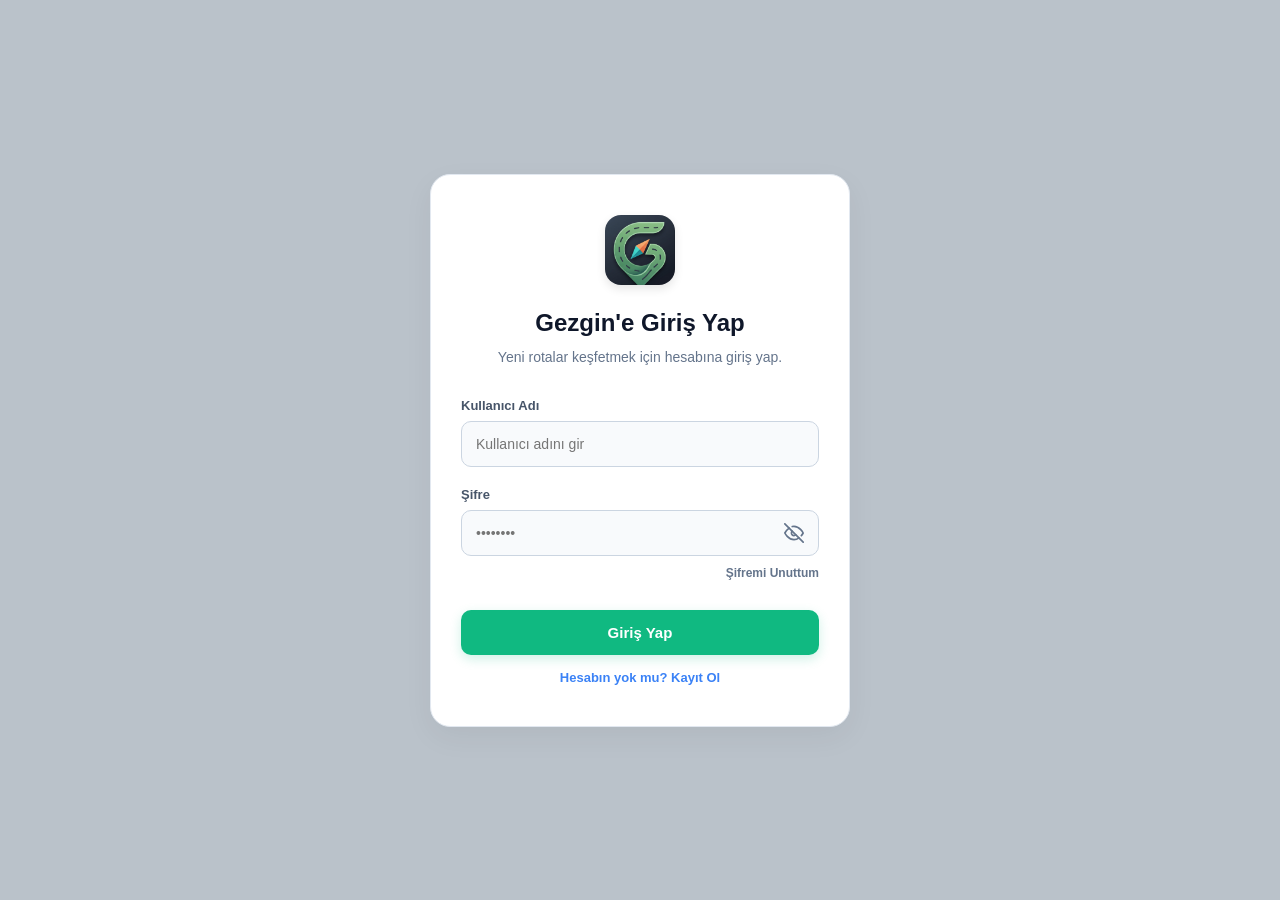
<file: anaekran.html>
<!DOCTYPE html>
<html lang="tr">
<head>
    <meta charset="UTF-8">
    <meta name="viewport" content="width=device-width, initial-scale=1.0">
    <title>Gezgin - Ana Ekran</title>
    <link rel="icon" type="image/jpeg" href="gezgin icon.jpg">
    <style>
        /* Tıklamaları akıcı hale getiren metin seçimi engeli */
        * { margin: 0; padding: 0; box-sizing: border-box; font-family: 'Segoe UI', sans-serif; user-select: none; -webkit-user-select: none; -moz-user-select: none; -ms-user-select: none; }
        
        body { background-color: #bac2ca; color: #334155; display: flex; flex-direction: column; align-items: center; min-height: 100vh; padding: 40px 20px; position: relative; transition: background-color 0.3s, color 0.3s; }
        
        .profile-btn { position: absolute; top: 20px; right: 20px; display: flex; align-items: center; gap: 10px; background-color: #ffffff; border: 1px solid #cbd5e1; padding: 6px 12px 6px 6px; border-radius: 30px; text-decoration: none; color: #1e293b; font-weight: 600; box-shadow: 0 2px 4px rgba(0,0,0,0.05); transition: 0.2s; cursor: pointer; }
        .profile-btn:hover { background-color: #f1f5f9; transform: translateY(-2px); }
        .profile-img { width: 32px; height: 32px; border-radius: 50%; background-color: #e2e8f0; display: flex; justify-content: center; align-items: center; overflow: hidden; font-size: 18px; }
        .profile-img img { width: 100%; height: 100%; object-fit: cover; }

        .header { text-align: center; margin-top: 40px; margin-bottom: 50px; transition: 0.3s; cursor: default; }
        .brand-icon { width: 60px; height: 60px; border-radius: 12px; object-fit: cover; box-shadow: 0 4px 10px rgba(0,0,0,0.1); margin-bottom: 15px; }
        .header h1 { font-size: 32px; color: #1e293b; letter-spacing: -0.5px; transition: 0.3s; }
        .header p { color: #64748b; font-size: 16px; margin-top: 5px; transition: 0.3s; }

        /* 4 KARTI YAN YANA DİZEN GRID SİSTEMİ */
        .menu-grid { display: grid; grid-template-columns: repeat(4, 1fr); gap: 20px; width: 100%; max-width: 1200px; }
        
        @media (max-width: 1024px) { .menu-grid { grid-template-columns: repeat(2, 1fr); max-width: 600px; } }
        @media (max-width: 600px) { .menu-grid { grid-template-columns: 1fr; } }

        .menu-card { background-color: #f8fafc; border: 1px solid #cbd5e1; border-radius: 16px; padding: 25px 15px; text-align: center; text-decoration: none; color: #1e293b; transition: all 0.3s ease; box-shadow: 0 4px 6px rgba(0,0,0,0.02); display: flex; flex-direction: column; align-items: center; cursor: pointer; }
        .menu-card:hover { transform: translateY(-5px); box-shadow: 0 10px 15px rgba(0,0,0,0.05); border-color: #94a3b8; background-color: #ffffff; }
        
        .icon-wrapper { width: 60px; height: 60px; border-radius: 50%; display: flex; justify-content: center; align-items: center; margin-bottom: 20px; transition: 0.3s; }
        .icon-wrapper svg { width: 28px; height: 28px; stroke-width: 2.2; }
        
        .card-map .icon-wrapper { background-color: #204b849e; color: #123c96; }
        .card-discover .icon-wrapper { background-color: #cb5a9ab1; color: #4d0a28; }
        .card-saved .icon-wrapper { background-color: #4dcd8bb7; color: #02412d; }
        .card-settings .icon-wrapper { background-color: #3a5167b5; color: #28303b; }

        .menu-card h2 { font-size: 18px; margin-bottom: 10px; transition: 0.3s; }
        .menu-card p { font-size: 13px; color: #64748b; line-height: 1.5; transition: 0.3s; }

        /* KARANLIK MOD CSS KODLARI */
        .dark-theme { background-color: #0f172a; color: #f8fafc; }
        .dark-theme .header h1 { color: #f8fafc; }
        .dark-theme .header p { color: #94a3b8; }
        .dark-theme .profile-btn { background-color: #1e293b; border-color: #334155; color: #f8fafc; }
        .dark-theme .profile-btn:hover { background-color: #334155; }
        .dark-theme .menu-card { background-color: #1e293b; border-color: #334155; color: #f8fafc; }
        .dark-theme .menu-card h2 { color: #f8fafc; }
        .dark-theme .menu-card p { color: #94a3b8; }
        .dark-theme .menu-card:hover { background-color: #111827; border-color: #475569; }
        .dark-theme .card-settings .icon-wrapper { background-color: #334155; color: #cbd5e1; }
    </style>
</head>
<body>

    <script>
        if (localStorage.getItem('gezgin_auth') !== 'true') {
            window.location.replace('login.html');
        }
        function temayiUygula() {
            if (localStorage.getItem('gezgin_theme') === 'dark') {
                document.body.classList.add('dark-theme');
            } else {
                document.body.classList.remove('dark-theme');
            }
        }
        temayiUygula();
        window.addEventListener('pageshow', temayiUygula);
    </script>

    <a href="profil.html" class="profile-btn">
        <div class="profile-img" id="top-avatar">👤</div>
        <span id="top-isim">Profilim</span>
    </a>

    <div class="header">
        <img src="gezgin icon.jpg" alt="Gezgin Logo" class="brand-icon" draggable="false">
        <h1 id="welcome-text">Hoş Geldin, Gezgin!</h1>
        <p>Bugün nereyi keşfetmek istersin?</p>
    </div>

    <div class="menu-grid">
        <!-- Rota Oluştur Kartı -->
        <a href="index.html" class="menu-card card-map">
            <div class="icon-wrapper">
                <svg xmlns="http://www.w3.org/2000/svg" viewBox="0 0 24 24" fill="none" stroke="currentColor" stroke-linecap="round" stroke-linejoin="round">
                    <polygon points="3 6 9 3 15 6 21 3 21 18 15 21 9 18 3 21"></polygon>
                    <line x1="9" y1="3" x2="9" y2="21"></line>
                    <line x1="15" y1="3" x2="15" y2="21"></line>
                </svg>
            </div>
            <h2>Rota Oluştur</h2>
            <p>Harita üzerinde yeni güzergahlar çiz, yol üstündeki mekanları ve ibadethaneleri keşfet.</p>
        </a>

        <!-- Keşfet Kartı -->
        <a href="kesfet.html" class="menu-card card-discover">
            <div class="icon-wrapper">
                <svg xmlns="http://www.w3.org/2000/svg" viewBox="0 0 24 24" fill="none" stroke="currentColor" stroke-linecap="round" stroke-linejoin="round">
                    <circle cx="12" cy="12" r="10"></circle>
                    <polygon points="16.24 7.76 14.12 14.12 7.76 16.24 9.88 9.88 16.24 7.76"></polygon>
                </svg>
            </div>
            <h2>Keşfet</h2>
            <p>Diğer gezginlerin paylaştığı rotalara göz at ve deneyimlerini toplulukla paylaş.</p>
        </a>

        <!-- Kayıtlı Rotalarım Kartı -->
        <a href="kaydet.html" class="menu-card card-saved">
            <div class="icon-wrapper">
                <svg xmlns="http://www.w3.org/2000/svg" viewBox="0 0 24 24" fill="none" stroke="currentColor" stroke-linecap="round" stroke-linejoin="round">
                    <path d="M19 21l-7-5-7 5V5a2 2 0 0 1 2-2h10a2 2 0 0 1 2 2z"></path>
                </svg>
            </div>
            <h2>Kayıtlı Rotalarım</h2>
            <p>Daha önceden planladığın ve notlar aldığın kişisel rotalarına buradan ulaş.</p>
        </a>

        <!-- Sistem Ayarları Kartı (YENİ VE MODERN İKON) -->
        <a href="ayarlar.html" class="menu-card card-settings">
            <div class="icon-wrapper">
                <svg xmlns="http://www.w3.org/2000/svg" viewBox="0 0 24 24" fill="none" stroke="currentColor" stroke-linecap="round" stroke-linejoin="round">
                    <line x1="4" y1="21" x2="4" y2="14"></line>
                    <line x1="4" y1="10" x2="4" y2="3"></line>
                    <line x1="12" y1="21" x2="12" y2="12"></line>
                    <line x1="12" y1="8" x2="12" y2="3"></line>
                    <line x1="20" y1="21" x2="20" y2="16"></line>
                    <line x1="20" y1="12" x2="20" y2="3"></line>
                    <line x1="1" y1="14" x2="7" y2="14"></line>
                    <line x1="9" y1="8" x2="15" y2="8"></line>
                    <line x1="17" y1="16" x2="23" y2="16"></line>
                </svg>
            </div>
            <h2>Sistem Ayarları</h2>
            <p>Uygulama temasını değiştir veya sistemden güvenle çıkış yap.</p>
        </a>
    </div>

    <script>
        const user = JSON.parse(localStorage.getItem('gezgin_kullanici'));
        if(user) {
            document.getElementById('welcome-text').innerText = `Hoş Geldin, ${user.isim}!`;
            document.getElementById('top-isim').innerText = user.isim;
            
            const avatarKutusu = document.getElementById('top-avatar');
            if(user.avatar && user.avatar.startsWith('data:image')) {
                avatarKutusu.innerHTML = `<img src="${user.avatar}" draggable="false">`;
            } else {
                avatarKutusu.innerHTML = user.avatar || "👤";
            }
        }
    </script>
</body>
</html>
</file>
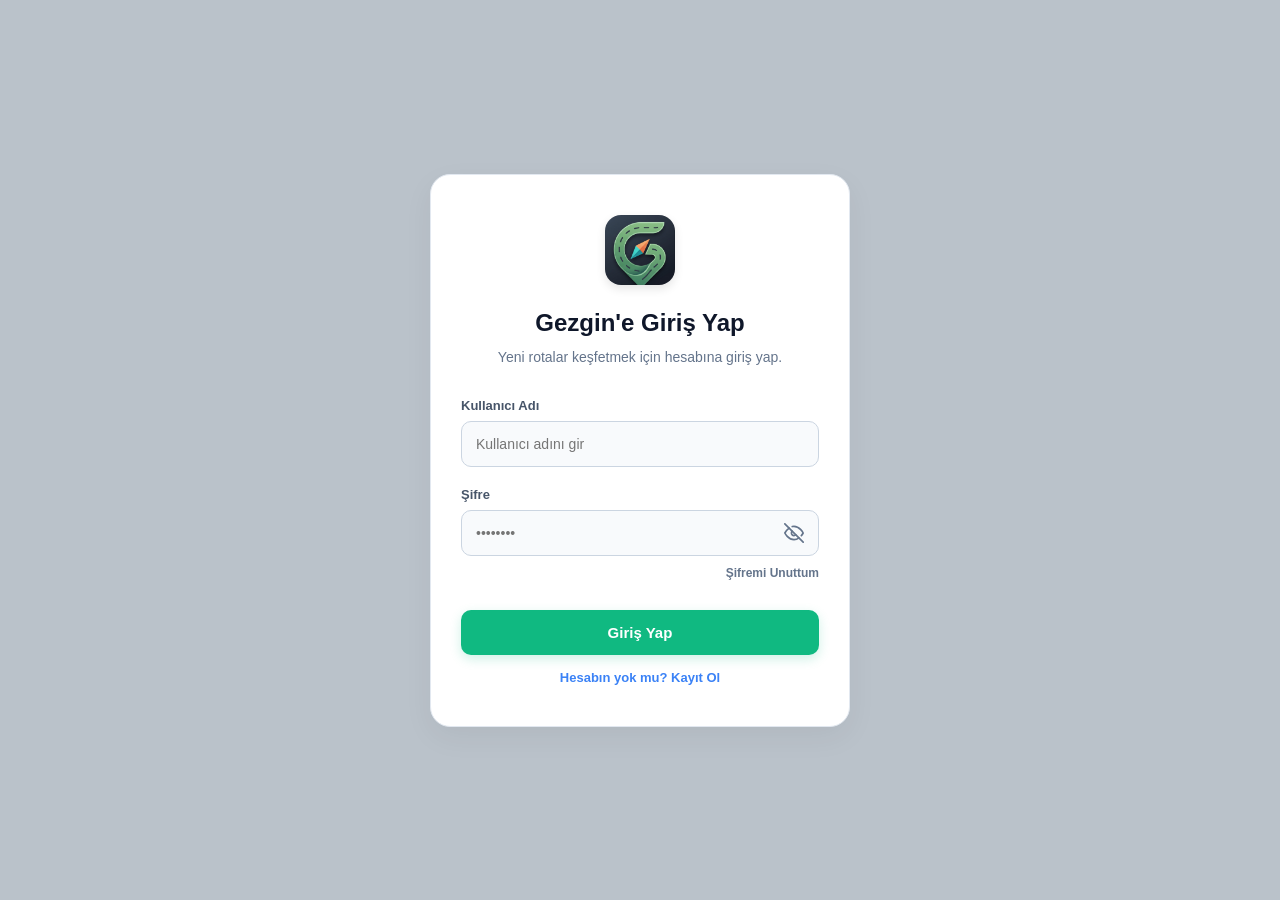
<file: ayarlar.html>
<!DOCTYPE html>
<html lang="tr">
<head>
    <meta charset="UTF-8">
    <meta name="viewport" content="width=device-width, initial-scale=1.0">
    <title>Gezgin - Sistem Ayarları</title>
    <link rel="icon" type="image/jpeg" href="gezgin icon.jpg">
    <style>
        * { margin: 0; padding: 0; box-sizing: border-box; font-family: 'Segoe UI', sans-serif; user-select: none; -webkit-user-select: none; -moz-user-select: none; -ms-user-select: none; }
        
        /* Aşağı kaydırma olmasın diye padding biraz kısıldı */
        body { background-color:  #bac2ca; display: flex; justify-content: center; padding: 30px 20px; transition: 0.3s; color: #1e293b; min-height: 100vh; }
        
        /* Kompakt genişliğe geri dönüldü */
        .container { width: 100%; max-width: 650px; }

        .page-header { background-color: #ffffff; border-radius: 12px; padding: 15px 20px; display: flex; align-items: center; justify-content: space-between; margin-bottom: 20px; box-shadow: 0 2px 8px rgba(0,0,0,0.04); border: 1px solid #e2e8f0; transition: 0.3s; }
        .page-header h2 { font-size: 18px; color: #1e293b; flex: 1; text-align: center; margin-right: 70px; transition: 0.3s; }
        .btn-back-text { color: #3b82f6; font-size: 14px; font-weight: 600; text-decoration: none; display: flex; align-items: center; gap: 5px; cursor: pointer; transition: 0.2s; }
        .btn-back-text:hover { color: #2563eb; }

        .settings-card { background-color: #ffffff; border-radius: 16px; padding: 25px 30px; box-shadow: 0 4px 15px rgba(0,0,0,0.03); border: 1px solid #e2e8f0; margin-bottom: 20px; transition: 0.3s; }
        .settings-card-header { display: flex; align-items: center; gap: 12px; margin-bottom: 12px; }
        .settings-icon { width: 42px; height: 42px; background-color: #eff6ff; border-radius: 10px; display: flex; justify-content: center; align-items: center; color: #3b82f6; transition: 0.3s; }
        .settings-icon svg { width: 22px; height: 22px; stroke-width: 2; }
        
        .settings-card h3 { font-size: 18px; color: #0f172a; transition: 0.3s; }
        .settings-card p { font-size: 14px; color: #64748b; margin-bottom: 20px; line-height: 1.5; transition: 0.3s; }

        .theme-options { display: grid; grid-template-columns: 1fr 1fr; gap: 20px; }
        @media (max-width: 500px) { .theme-options { grid-template-columns: 1fr; } }
        
        .theme-card { background-color: #ffffff; border: 2px solid #e2e8f0; border-radius: 16px; padding: 25px 20px; text-align: center; cursor: pointer; transition: all 0.3s cubic-bezier(0.4, 0, 0.2, 1); display: flex; flex-direction: column; align-items: center; position: relative; overflow: hidden; }
        .theme-card:hover { border-color: #cbd5e1; transform: translateY(-3px); box-shadow: 0 10px 15px rgba(0,0,0,0.03); }
        .theme-card.active { border-color: #10b981; background-color: #ecfdf5; box-shadow: 0 0 0 4px rgba(16, 185, 129, 0.1); }
        
        /* Kesintisiz Animasyon Kapsayıcısı */
        .theme-icon { display: flex; justify-content: center; align-items: center; margin-bottom: 15px; transition: 0.3s ease-out; }
        .theme-icon svg { width: 44px; height: 44px; stroke-width: 1.5; color: #64748b; transition: color 0.3s; }
        
        /* Büyüme kutuya, renk değişimi ikona */
        .theme-card:hover .theme-icon { transform: scale(1.15); }
        .theme-card:hover .theme-icon svg { color: #1e293b; }
        
        @keyframes spin-slow { 100% { transform: rotate(360deg); } }
        @keyframes rock-moon { 0%, 100% { transform: rotate(-15deg); } 50% { transform: rotate(20deg); } }
        
        .theme-card.card-light.active .theme-icon svg { animation: spin-slow 8s linear infinite; color: #059669; }
        .theme-card.card-dark.active .theme-icon svg { animation: rock-moon 2.2s ease-in-out infinite; color: #059669; }

        .theme-card h4 { font-size: 16px; color: #0f172a; margin-bottom: 5px; transition: 0.3s; }
        .theme-card span { font-size: 13px; color: #64748b; transition: 0.3s; }
        
        .check-icon { position: absolute; top: 15px; right: 15px; width: 24px; height: 24px; background-color: #10b981; color: white; border-radius: 50%; display: flex; justify-content: center; align-items: center; opacity: 0; transform: scale(0); transition: 0.3s cubic-bezier(0.4, 0, 0.2, 1); }
        .check-icon svg { width: 13px; height: 13px; stroke-width: 3; }
        .theme-card.active .check-icon { opacity: 1; transform: scale(1); }

        .account-section { background-color: #ffffff; border-radius: 16px; padding: 20px 30px; box-shadow: 0 4px 15px rgba(0,0,0,0.03); border: 1px solid #e2e8f0; transition: 0.3s; display: flex; justify-content: space-between; align-items: center; flex-wrap: wrap; gap: 15px; }
        .account-info h3 { font-size: 16px; color: #0f172a; margin-bottom: 5px; transition: 0.3s; }
        .account-info p { font-size: 13px; color: #64748b; margin: 0; transition: 0.3s; }
        
        .btn-logout { background-color: #ef4444; color: white; border: none; padding: 10px 20px; border-radius: 8px; font-size: 14px; font-weight: bold; cursor: pointer; transition: 0.2s; display: flex; align-items: center; gap: 8px; white-space: nowrap; }
        .btn-logout:hover { background-color: #dc2626; transform: translateY(-2px); box-shadow: 0 4px 10px rgba(239, 68, 68, 0.3); }

        .modal-overlay { position: fixed; top: 0; left: 0; width: 100%; height: 100%; background-color: rgba(0, 0, 0, 0.5); backdrop-filter: blur(4px); display: flex; justify-content: center; align-items: center; z-index: 9999; opacity: 0; visibility: hidden; transition: 0.3s; }
        .modal-overlay.active { opacity: 1; visibility: visible; }
        .modal-card { background-color: #ffffff; width: 90%; max-width: 360px; border-radius: 16px; padding: 30px 25px; text-align: center; box-shadow: 0 15px 35px rgba(0,0,0,0.2); transform: scale(0.9); transition: 0.3s; border: 1px solid #e2e8f0; }
        .modal-overlay.active .modal-card { transform: scale(1); }
        .modal-icon { font-size: 45px; margin-bottom: 15px; }
        .modal-card h3 { color: #1e293b; font-size: 20px; margin-bottom: 10px; }
        .modal-card p { color: #64748b; font-size: 14px; margin-bottom: 25px; line-height: 1.5; }
        .modal-buttons { display: flex; gap: 10px; justify-content: center; }
        .btn-cancel { background-color: #f1f5f9; color: #475569; border: none; padding: 12px 20px; border-radius: 8px; font-weight: bold; cursor: pointer; transition: 0.2s; flex: 1; }
        .btn-cancel:hover { background-color: #e2e8f0; color: #1e293b; }
        .btn-confirm { color: white; border: none; padding: 12px 20px; border-radius: 8px; font-weight: bold; cursor: pointer; transition: 0.2s; flex: 1; }
        .btn-confirm.red { background-color: #ef4444; }
        .btn-confirm.red:hover { background-color: #dc2626; }

        /* KARANLIK MOD CSS KODLARI */
        .dark-theme { background-color: #0f172a; color: #f8fafc; }
        .dark-theme .page-header { background-color: #1e293b; border-color: #334155; }
        .dark-theme .page-header h2 { color: #f8fafc; }
        .dark-theme .btn-back-text { color: #f8fafc; }
        
        .dark-theme .settings-card, .dark-theme .account-section { background-color: #1e293b; border-color: #334155; }
        .dark-theme .settings-card h3, .dark-theme .account-info h3 { color: #f8fafc; }
        .dark-theme .settings-card p, .dark-theme .account-info p { color: #94a3b8; }
        .dark-theme .settings-icon { background-color: #0f172a; color: #60a5fa; }
        
        .dark-theme .theme-card { background-color: #111827; border-color: #334155; }
        .dark-theme .theme-card:hover { border-color: #475569; }
        .dark-theme .theme-card.active { border-color: #10b981; background-color: #064e3b; box-shadow: 0 0 0 4px rgba(16, 185, 129, 0.15); }
        .dark-theme .theme-card h4 { color: #f8fafc; }
        .dark-theme .theme-card span { color: #94a3b8; }
        
        .dark-theme .theme-card .theme-icon svg { color: #94a3b8; }
        .dark-theme .theme-card:hover .theme-icon svg { color: #f8fafc; }
        .dark-theme .theme-card.active .theme-icon svg { color: #10b981; }
        
        .dark-theme .modal-card { background-color: #1e293b; border-color: #334155; }
        .dark-theme .modal-card h3 { color: #f8fafc; }
        .dark-theme .modal-card p { color: #94a3b8; }
        .dark-theme .btn-cancel { background-color: #334155; color: #cbd5e1; }
        .dark-theme .btn-cancel:hover { background-color: #475569; color: #f8fafc; }
    </style>
</head>
<body>

    <div id="custom-modal" class="modal-overlay">
        <div class="modal-card">
            <div class="modal-icon">⚠️</div>
            <h3>Çıkış Yap</h3>
            <p>Gezgin hesabınızdan çıkış yapmak istediğinize emin misiniz?</p>
            <div class="modal-buttons">
                <button class="btn-cancel" onclick="kapatModal()">İptal</button>
                <button class="btn-confirm red" onclick="cikisIsleminiOnayla()">Evet, Çıkış Yap</button>
            </div>
        </div>
    </div>

    <script>
        if (localStorage.getItem('gezgin_auth') !== 'true') {
            window.location.replace('login.html');
        }

        function temaDurumunuYukle() {
            const currentTheme = localStorage.getItem('gezgin_theme') || 'light';
            if (currentTheme === 'dark') {
                document.body.classList.add('dark-theme');
                document.getElementById('card-dark').classList.add('active');
                document.getElementById('card-light').classList.remove('active');
            } else {
                document.body.classList.remove('dark-theme');
                document.getElementById('card-light').classList.add('active');
                document.getElementById('card-dark').classList.remove('active');
            }
        }

        function temayiAyarla(secilenTema) {
            localStorage.setItem('gezgin_theme', secilenTema);
            temaDurumunuYukle();
        }

        function cikisYapiBaslat() {
            document.getElementById('custom-modal').classList.add('active');
        }

        function kapatModal() {
            document.getElementById('custom-modal').classList.remove('active');
        }

        function cikisIsleminiOnayla() {
            localStorage.removeItem('gezgin_auth');
            window.location.replace('login.html');
        }

        window.onload = temaDurumunuYukle;
    </script>

    <div class="container">
        <div class="page-header">
            <a href="anaekran.html" class="btn-back-text">← Geri Dön</a>
            <h2>Sistem Ayarları</h2>
        </div>

        <div class="settings-card">
            <div class="settings-card-header">
                <div class="settings-icon">
                    <svg xmlns="http://www.w3.org/2000/svg" viewBox="0 0 24 24" fill="none" stroke="currentColor" stroke-linecap="round" stroke-linejoin="round">
                        <circle cx="12" cy="12" r="5"></circle>
                        <path d="M12 1v2M12 21v2M4.22 4.22l1.42 1.42M18.36 18.36l1.42 1.42M1 12h2M21 12h2M4.22 19.78l1.42-1.42M18.36 5.64l1.42-1.42"></path>
                    </svg>
                </div>
                <h3>Görünüm ve Tema</h3>
            </div>
            <p>Gezgin arayüzünü hangi renk tonlarında kullanmak istediğinizi seçin. Seçiminiz tüm cihazlarda otomatik uygulanır.</p>
            
            <div class="theme-options">
                <div class="theme-card card-light" id="card-light" onclick="temayiAyarla('light')">
                    <div class="check-icon">
                        <svg viewBox="0 0 24 24" fill="none" stroke="currentColor" stroke-linecap="round" stroke-linejoin="round">
                            <polyline points="20 6 9 17 4 12"></polyline>
                        </svg>
                    </div>
                    <div class="theme-icon">
                        <svg xmlns="http://www.w3.org/2000/svg" viewBox="0 0 24 24" fill="none" stroke="currentColor" stroke-linecap="round" stroke-linejoin="round">
                            <circle cx="12" cy="12" r="5"></circle>
                            <line x1="12" y1="1" x2="12" y2="3"></line>
                            <line x1="12" y1="21" x2="12" y2="23"></line>
                            <line x1="4.22" y1="4.22" x2="5.64" y2="5.64"></line>
                            <line x1="18.36" y1="18.36" x2="19.78" y2="19.78"></line>
                            <line x1="1" y1="12" x2="3" y2="12"></line>
                            <line x1="21" y1="12" x2="23" y2="12"></line>
                            <line x1="4.22" y1="19.78" x2="5.64" y2="18.36"></line>
                            <line x1="18.36" y1="5.64" x2="19.78" y2="4.22"></line>
                        </svg>
                    </div>
                    <h4>Light Mode</h4>
                    <span>Berrak ve aydınlık arayüz</span>
                </div>
                
                <div class="theme-card card-dark" id="card-dark" onclick="temayiAyarla('dark')">
                    <div class="check-icon">
                        <svg viewBox="0 0 24 24" fill="none" stroke="currentColor" stroke-linecap="round" stroke-linejoin="round">
                            <polyline points="20 6 9 17 4 12"></polyline>
                        </svg>
                    </div>
                    <div class="theme-icon">
                        <svg xmlns="http://www.w3.org/2000/svg" viewBox="0 0 24 24" fill="none" stroke="currentColor" stroke-linecap="round" stroke-linejoin="round">
                            <path d="M21 12.79A9 9 0 1 1 11.21 3 7 7 0 0 0 21 12.79z"></path>
                        </svg>
                    </div>
                    <h4>Dark Mode</h4>
                    <span>Odaklanmayı artıran koyu tonlar</span>
                </div>
            </div>
        </div>

        <div class="account-section">
            <div class="account-info">
                <h3>Hesap Yönetimi</h3>
                <p>Aktif oturumunuzu sonlandırır.</p>
            </div>
            <button class="btn-logout" onclick="cikisYapiBaslat()">Sistemden Çıkış Yap</button>
        </div>
    </div>
</body>
</html>
</file>
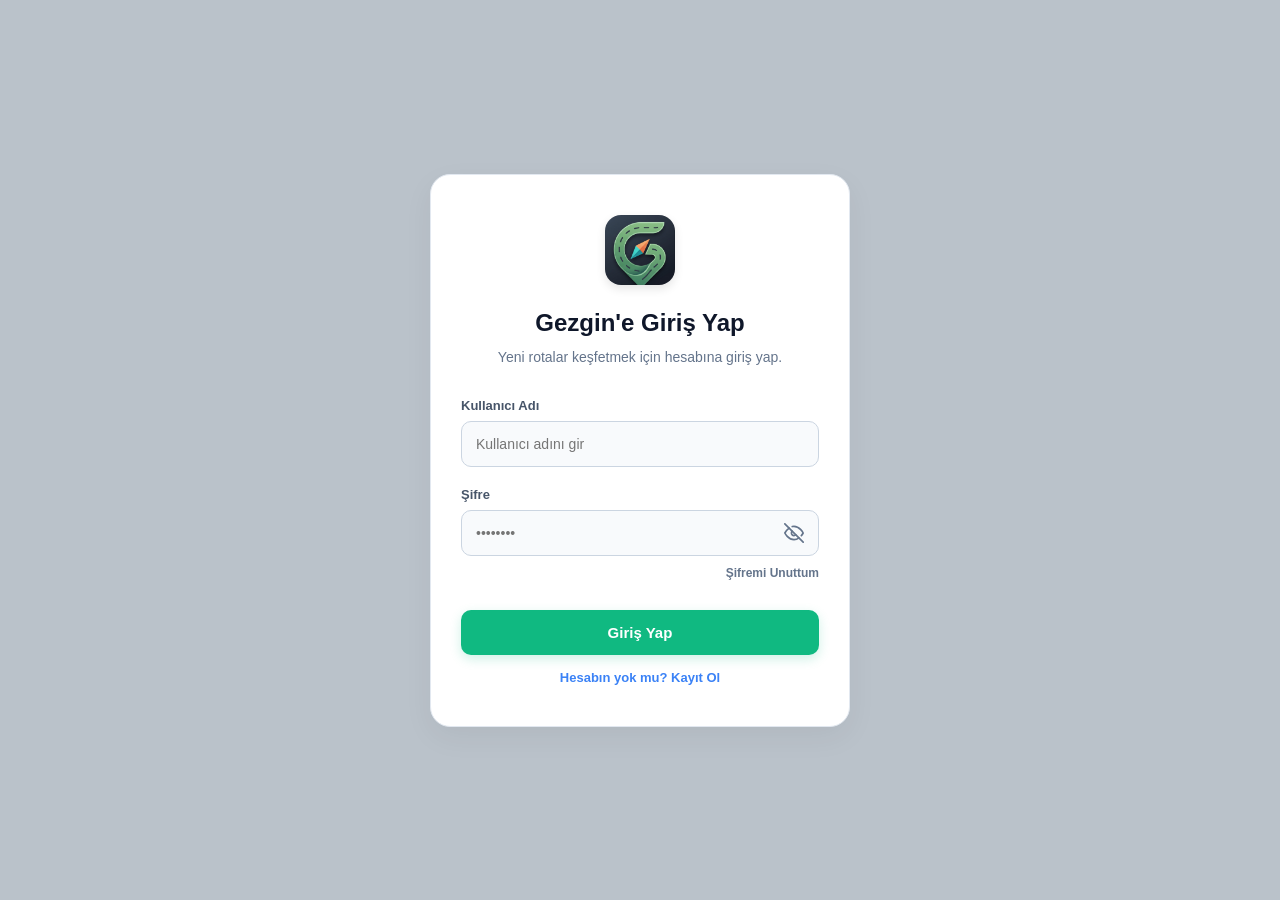
<file: kaydet.html>
<!DOCTYPE html>
<html lang="tr">
<head>
    <meta charset="UTF-8">
    <meta name="viewport" content="width=device-width, initial-scale=1.0">
    <title>Gezgin - Kayıtlı Rotalarım</title>
    <link rel="icon" type="image/jpeg" href="gezgin icon.jpg">
    <style>
        * { margin: 0; padding: 0; box-sizing: border-box; font-family: 'Segoe UI', sans-serif; }
        body { background-color: #bac2ca; display: flex; justify-content: center; padding: 40px 20px; transition: 0.3s; color: #1e293b; min-height: 100vh; }
        
        .container { width: 100%; max-width: 900px; }

        .page-header { background-color: #ffffff; border-radius: 12px; padding: 15px 20px; display: flex; align-items: center; justify-content: space-between; margin-bottom: 30px; box-shadow: 0 2px 8px rgba(0,0,0,0.04); border: 1px solid #e2e8f0; transition: 0.3s; }
        .page-header h2 { font-size: 18px; color: #1e293b; flex: 1; text-align: center; margin-right: 70px; transition: 0.3s; }
        .btn-back-text { color: #3b82f6; font-weight: 600; text-decoration: none; display: flex; align-items: center; gap: 5px; }

        .routes-grid { display: grid; grid-template-columns: repeat(auto-fill, minmax(350px, 1fr)); gap: 25px; }

        .route-card { background-color: #ffffff; border-radius: 16px; padding: 25px; box-shadow: 0 4px 15px rgba(0,0,0,0.03); border: 1px solid #e2e8f0; position: relative; transition: 0.3s; display: flex; flex-direction: column; justify-content: space-between; }
        .route-card:hover { transform: translateY(-3px); box-shadow: 0 10px 20px rgba(0,0,0,0.06); }
        
        .route-header { display: flex; justify-content: space-between; align-items: flex-start; margin-bottom: 15px; }
        .route-title { font-size: 18px; color: #0f172a; font-weight: bold; line-height: 1.3; transition: 0.3s; }
        .btn-delete { background: #fee2e2; color: #ef4444; border: none; width: 32px; height: 32px; border-radius: 8px; cursor: pointer; display: flex; justify-content: center; align-items: center; transition: 0.2s; font-size: 14px; flex-shrink: 0; }
        .btn-delete:hover { background: #fecaca; }

        .route-info { display: flex; flex-wrap: wrap; gap: 15px; margin-bottom: 20px; }
        .info-badge { background-color: #f8fafc; border: 1px solid #cbd5e1; padding: 6px 12px; border-radius: 20px; font-size: 12px; color: #475569; font-weight: 600; display: flex; align-items: center; gap: 5px; transition: 0.3s; }

        .action-buttons { display: flex; gap: 10px; flex-wrap: wrap; margin-bottom: 15px; }
        .btn-action { flex: 1; min-width: 120px; text-align: center; border: none; padding: 10px; border-radius: 8px; font-size: 13px; font-weight: bold; cursor: pointer; transition: 0.2s; display: inline-flex; justify-content: center; align-items: center; gap: 6px; }
        .btn-map { background-color: #dbeafe; color: #2563eb; }
        .btn-map:hover { background-color: #bfdbfe; }
        .btn-share { background-color: #ede9fe; color: #7c3aed; }
        .btn-share:hover { background-color: #ddd6fe; }

        .note-container { margin-top: auto; }
        .note-box { background-color: #fefce8; border-left: 4px solid #facc15; padding: 15px; border-radius: 0 8px 8px 0; font-size: 13px; color: #854d0e; line-height: 1.5; transition: 0.3s; position: relative; }
        .note-header { display: flex; justify-content: space-between; align-items: center; margin-bottom: 8px; }
        .note-header strong { display: flex; align-items: center; gap: 5px; }
        .btn-edit-note { background: none; border: none; color: #ca8a04; cursor: pointer; font-size: 12px; font-weight: bold; transition: 0.3s; }
        .btn-edit-note:hover { text-decoration: underline; }
        
        .btn-add-note { width: 100%; background-color: #f1f5f9; color: #475569; border: 1px dashed #cbd5e1; padding: 10px; border-radius: 8px; font-size: 13px; font-weight: 600; cursor: pointer; transition: 0.2s; }
        .btn-add-note:hover { background-color: #e2e8f0; color: #1e293b; }

        .empty-state { text-align: center; padding: 60px 20px; color: #64748b; background: #ffffff; border-radius: 16px; border: 1px dashed #cbd5e1; transition: 0.3s;}

        .pagination { display: flex; justify-content: center; align-items: center; gap: 15px; margin-top: 30px; }
        .btn-page { background-color: #ffffff; border: 1px solid #cbd5e1; padding: 10px 20px; border-radius: 8px; font-weight: bold; color: #3b82f6; cursor: pointer; transition: 0.2s; display: flex; align-items: center; gap: 5px; }
        .btn-page:hover:not(:disabled) { background-color: #f1f5f9; border-color: #94a3b8; }
        .btn-page:disabled { color: #94a3b8; cursor: not-allowed; background-color: #f8fafc; opacity: 0.6; }
        .page-info { font-size: 14px; font-weight: bold; color: #475569; }

        .modal-overlay { position: fixed; top: 0; left: 0; width: 100%; height: 100%; background-color: rgba(0, 0, 0, 0.4); backdrop-filter: blur(4px); display: flex; justify-content: center; align-items: center; z-index: 1000; opacity: 0; visibility: hidden; transition: 0.3s; }
        .modal-overlay.active { opacity: 1; visibility: visible; }
        .modal-card { background-color: #ffffff; width: 90%; max-width: 360px; border-radius: 16px; padding: 30px 25px; text-align: center; box-shadow: 0 15px 35px rgba(0,0,0,0.1); transform: scale(0.9); transition: 0.3s; border: 1px solid #e2e8f0; }
        .modal-overlay.active .modal-card { transform: scale(1); }
        .modal-icon { font-size: 45px; margin-bottom: 15px; }
        .modal-card h3 { color: #1e293b; font-size: 20px; margin-bottom: 10px; }
        .modal-card p { color: #64748b; font-size: 14px; margin-bottom: 20px; line-height: 1.5; }
        
        .modal-input { width: 100%; padding: 12px; border: 1px solid #cbd5e1; border-radius: 8px; outline: none; font-size: 14px; background-color: #f8fafc; color: #1e293b; margin-bottom: 20px; transition: 0.2s; display: none; }
        .modal-input:focus { border-color: #3b82f6; }

        .modal-buttons { display: flex; gap: 10px; justify-content: center; }
        .btn-cancel { background-color: #f1f5f9; color: #475569; border: none; padding: 12px 20px; border-radius: 8px; font-weight: bold; cursor: pointer; transition: 0.2s; flex: 1; }
        .btn-cancel:hover { background-color: #e2e8f0; color: #1e293b; }
        .btn-confirm { color: white; border: none; padding: 12px 20px; border-radius: 8px; font-weight: bold; cursor: pointer; transition: 0.2s; flex: 1; }
        .btn-confirm.blue { background-color: #3b82f6; }
        .btn-confirm.blue:hover { background-color: #2563eb; }
        .btn-confirm.red { background-color: #ef4444; }
        .btn-confirm.red:hover { background-color: #dc2626; }

        /* KARANLIK MOD CSS */
        .dark-theme { background-color: #0f172a; color: #f8fafc; }
        .dark-theme .page-header { background-color: #1e293b; border-color: #334155; }
        .dark-theme .page-header h2 { color: #f8fafc; }
        .dark-theme .btn-back-text { color: #f8fafc; }
        .dark-theme .route-card, .dark-theme .empty-state { background-color: #1e293b; border-color: #334155; }
        .dark-theme .route-title { color: #f8fafc; }
        .dark-theme .btn-delete { background: #7f1d1d; color: #fca5a5; }
        .dark-theme .btn-delete:hover { background: #991b1b; }
        .dark-theme .info-badge { background-color: #0f172a; border-color: #334155; color: #cbd5e1; }
        .dark-theme .btn-map { background-color: #1e3a8a; color: #bfdbfe; }
        .dark-theme .btn-map:hover { background-color: #1e40af; }
        .dark-theme .btn-share { background-color: #4c1d95; color: #ddd6fe; }
        .dark-theme .btn-share:hover { background-color: #5b21b6; }
        .dark-theme .note-box { background-color: #334155; border-left-color: #facc15; color: #e2e8f0; }
        .dark-theme .btn-edit-note { color: #fde047; }
        .dark-theme .btn-add-note { background-color: #0f172a; border-color: #334155; color: #94a3b8; }
        .dark-theme .btn-add-note:hover { background-color: #334155; color: #f8fafc; }

        .dark-theme .modal-card { background-color: #1e293b; border-color: #334155; }
        .dark-theme .modal-card h3 { color: #f8fafc; }
        .dark-theme .modal-card p { color: #94a3b8; }
        .dark-theme .modal-input { background-color: #0f172a; border-color: #334155; color: #f8fafc; }
        .dark-theme .modal-input:focus { border-color: #3b82f6; }
        .dark-theme .btn-cancel { background-color: #334155; color: #cbd5e1; }
        .dark-theme .btn-cancel:hover { background-color: #475569; color: #f8fafc; }

        .dark-theme .btn-page { background-color: #1e293b; border-color: #334155; color: #60a5fa; }
        .dark-theme .btn-page:hover:not(:disabled) { background-color: #334155; border-color: #475569; }
        .dark-theme .btn-page:disabled { color: #475569; background-color: #0f172a; }
        .dark-theme .page-info { color: #94a3b8; }
    </style>
</head>
<body>

    <div id="custom-modal" class="modal-overlay">
        <div class="modal-card">
            <div class="modal-icon" id="modal-icon">⚠️</div>
            <h3 id="modal-title">Uyarı</h3>
            <p id="modal-desc">Mesajınız buraya gelecek.</p>
            <input type="text" id="modal-input" class="modal-input">
            <div class="modal-buttons">
                <button class="btn-cancel" id="modal-btn-cancel" onclick="kapatModal()">İptal</button>
                <button class="btn-confirm blue" id="modal-btn-confirm">Tamam</button>
            </div>
        </div>
    </div>

    <script>
        if (localStorage.getItem('gezgin_auth') !== 'true') {
            window.location.replace('login.html');
        }
        function temayiUygula() {
            if (localStorage.getItem('gezgin_theme') === 'dark') document.body.classList.add('dark-theme');
            else document.body.classList.remove('dark-theme');
        }
        temayiUygula();
        window.addEventListener('pageshow', temayiUygula);

        function ozelModalGoster(ayarlar) {
            document.getElementById('modal-icon').innerText = ayarlar.icon || "ℹ️";
            document.getElementById('modal-title').innerText = ayarlar.title || "Bilgi";
            document.getElementById('modal-desc').innerText = ayarlar.desc || "";
            
            const btnCancel = document.getElementById('modal-btn-cancel');
            const btnConfirm = document.getElementById('modal-btn-confirm');
            const inputField = document.getElementById('modal-input');
            
            if (ayarlar.tip === "prompt") {
                btnCancel.style.display = 'block';
                inputField.style.display = 'block';
                inputField.value = ayarlar.varsayilan || "";
                inputField.placeholder = "Buraya yazın...";
                btnConfirm.innerText = ayarlar.confirmText || "Kaydet";
                btnConfirm.className = "btn-confirm " + (ayarlar.btnRenk || "blue");
                btnConfirm.onclick = () => {
                    const val = inputField.value;
                    kapatModal();
                    if(ayarlar.onConfirm) ayarlar.onConfirm(val);
                };
            } else if (ayarlar.tip === "confirm") {
                btnCancel.style.display = 'block';
                inputField.style.display = 'none';
                btnConfirm.innerText = ayarlar.confirmText || "Tamam";
                btnConfirm.className = "btn-confirm " + (ayarlar.btnRenk || "blue");
                btnConfirm.onclick = () => { kapatModal(); if(ayarlar.onConfirm) ayarlar.onConfirm(); };
            } else {
                btnCancel.style.display = 'none';
                inputField.style.display = 'none';
                btnConfirm.innerText = ayarlar.confirmText || "Tamam";
                btnConfirm.className = "btn-confirm blue";
                btnConfirm.onclick = kapatModal;
            }
            
            document.getElementById('custom-modal').classList.add('active');
            if (ayarlar.tip === "prompt") setTimeout(() => inputField.focus(), 100);
        }

        function kapatModal() { 
            document.getElementById('custom-modal').classList.remove('active'); 
        }
    </script>

    <div class="container">
        <div class="page-header">
            <a href="anaekran.html" class="btn-back-text">← Geri Dön</a>
            <h2>Kayıtlı Rotalarım</h2>
        </div>

        <div id="routes-container" class="routes-grid"></div>

        <div id="pagination-controls" class="pagination" style="display: none;">
            <button id="btn-prev" class="btn-page" onclick="sayfaDegistir(-1)">← Önceki</button>
            <span id="page-info" class="page-info">Sayfa 1 / 1</span>
            <button id="btn-next" class="btn-page" onclick="sayfaDegistir(1)">Sonraki →</button>
        </div>
    </div>

    <script>
        let suAnkiSayfa = 1;
        const SAYFA_BASI_ROTA = 6;

        function sayfaDegistir(yon) {
            suAnkiSayfa += yon;
            rotalariYukle();
            window.scrollTo({ top: 0, behavior: 'smooth' });
        }

        function rotalariYukle() {
            const container = document.getElementById('routes-container');
            const paginationControls = document.getElementById('pagination-controls');
            const btnPrev = document.getElementById('btn-prev');
            const btnNext = document.getElementById('btn-next');
            const pageInfo = document.getElementById('page-info');

            let rotalar = JSON.parse(localStorage.getItem('gezgin_kayitli_rotalar')) || [];

            if (rotalar.length === 0) {
                container.innerHTML = `
                    <div class="empty-state" style="grid-column: 1 / -1;">
                        <div style="font-size: 40px; margin-bottom: 15px;">🗺️</div>
                        <h3>Henüz hiç rota kaydetmediniz.</h3>
                        <p style="margin-top:10px;">Haritadan yeni bir rota oluşturup kaydedebilirsiniz.</p>
                    </div>`;
                paginationControls.style.display = 'none';
                return;
            }

            rotalar.reverse(); 

            const toplamRota = rotalar.length;
            const toplamSayfa = Math.ceil(toplamRota / SAYFA_BASI_ROTA);

            if (suAnkiSayfa > toplamSayfa && toplamSayfa > 0) suAnkiSayfa = toplamSayfa;

            const baslangicIndex = (suAnkiSayfa - 1) * SAYFA_BASI_ROTA;
            const bitisIndex = baslangicIndex + SAYFA_BASI_ROTA;
            
            const gosterilecekRotalar = rotalar.slice(baslangicIndex, bitisIndex);

            container.innerHTML = '';
            
            gosterilecekRotalar.forEach(rota => {
                const card = document.createElement('div');
                card.className = 'route-card';
                
                let notHTML = '';
                if (rota.not && rota.not.trim() !== "") {
                    notHTML = `
                        <div class="note-container">
                            <div class="note-box">
                                <div class="note-header">
                                    <strong>📌 Notun</strong>
                                    <button class="btn-edit-note" onclick="notEkleDuzenle(${rota.id})">Düzenle</button>
                                </div>
                                <div>${rota.not}</div>
                            </div>
                        </div>
                    `;
                } else {
                    notHTML = `
                        <div class="note-container">
                            <button class="btn-add-note" onclick="notEkleDuzenle(${rota.id})">
                                ➕ Bu rotaya bir not ekle
                            </button>
                        </div>
                    `;
                }

                card.innerHTML = `
                    <div>
                        <div class="route-header">
                            <div class="route-title">🗺️ ${rota.baslangic} <br>➔ ${rota.bitis}</div>
                            <button class="btn-delete" title="Sil" onclick="rotayiSil(${rota.id})">🗑️</button>
                        </div>
                        
                        <div class="route-info">
                            <div class="info-badge">⏱️ ${rota.tarih}</div>
                            <div class="info-badge">📏 ${rota.mesafe}</div>
                        </div>
                        
                        <div class="action-buttons">
                            <button class="btn-action btn-map" onclick="haritadaAc(${rota.id})">🗺️ Haritada Aç</button>
                            <button class="btn-action btn-share" onclick="kesfettePaylas(${rota.id})">🌍 Keşfette Paylaş</button>
                        </div>
                    </div>
                    ${notHTML}
                `;
                container.appendChild(card);
            });

            if (toplamSayfa > 1) {
                paginationControls.style.display = 'flex';
                pageInfo.innerText = `Sayfa ${suAnkiSayfa} / ${toplamSayfa}`;
                
                btnPrev.disabled = (suAnkiSayfa === 1);
                btnNext.disabled = (suAnkiSayfa === toplamSayfa);
            } else {
                paginationControls.style.display = 'none';
            }
        }

        function rotayiSil(id) {
            ozelModalGoster({
                tip: "confirm",
                icon: "🗑️️",
                title: "Rotayı Sil",
                desc: "Bu rotayı ve notlarını silmek istediğine emin misin?",
                confirmText: "Evet, Sil",
                btnRenk: "red",
                onConfirm: () => {
                    let rotalar = JSON.parse(localStorage.getItem('gezgin_kayitli_rotalar')) || [];
                    rotalar = rotalar.filter(r => r.id !== id);
                    localStorage.setItem('gezgin_kayitli_rotalar', JSON.stringify(rotalar));
                    rotalariYukle();
                }
            });
        }

        function notEkleDuzenle(id) {
            let rotalar = JSON.parse(localStorage.getItem('gezgin_kayitli_rotalar')) || [];
            let index = rotalar.findIndex(r => r.id === id);
            
            if (index !== -1) {
                let mevcutNot = rotalar[index].not || "";
                ozelModalGoster({
                    tip: "prompt",
                    icon: "📝",
                    title: "Not Ekle",
                    desc: "Rotan için notunu yaz:",
                    varsayilan: mevcutNot,
                    onConfirm: (yeniNot) => {
                        rotalar[index].not = yeniNot.trim();
                        localStorage.setItem('gezgin_kayitli_rotalar', JSON.stringify(rotalar));
                        rotalariYukle();
                    }
                });
            }
        }

        function haritadaAc(id) {
            localStorage.setItem('gezgin_load_route_id', id);
            window.location.href = 'index.html';
        }

        function kesfettePaylas(id) {
            const rotalar = JSON.parse(localStorage.getItem('gezgin_kayitli_rotalar')) || [];
            const rota = rotalar.find(r => r.id === id);
            
            if (rota) {
                ozelModalGoster({
                    tip: "prompt",
                    icon: "🌍",
                    title: "Keşfette Paylaş",
                    desc: "Bu rota hakkında diğer gezginlere ne tavsiye edersin?",
                    varsayilan: rota.not || "",
                    confirmText: "Paylaş",
                    onConfirm: (paylasimNotu) => {
                        if (paylasimNotu.trim() === "") {
                            ozelModalGoster({ tip: "alert", icon: "⚠️", title: "Eksik Bilgi", desc: "Paylaşım yapabilmek için kısa bir tavsiye veya not yazmalısın!" });
                            return;
                        }

                        const aktifKullanici = JSON.parse(localStorage.getItem('gezgin_kullanici')) || { isim: "Gezgin", avatar: "👤" };
                        let gonderiler = JSON.parse(localStorage.getItem('gezgin_kesfet_gonderiler')) || [];
                        
                        const yeniGonderi = {
                            id: Date.now(),
                            yazar: aktifKullanici.isim,
                            yazarId: aktifKullanici.id,
                            avatar: aktifKullanici.avatar, 
                            baslangic: rota.baslangic,
                            bitis: rota.bitis,
                            not: paylasimNotu.trim(),
                            tarih: "Az önce",
                            yorumlar: [],
                            rotaData: rota 
                        };

                        gonderiler.push(yeniGonderi);
                        localStorage.setItem('gezgin_kesfet_gonderiler', JSON.stringify(gonderiler));
                        
                        ozelModalGoster({
                            tip: "confirm",
                            icon: "✅",
                            title: "Paylaşıldı",
                            desc: "Harika! Rotan Keşfet ekranında paylaşıldı. Şimdi Keşfet sayfasına gitmek ister misin?",
                            confirmText: "Keşfet'e Git",
                            onConfirm: () => { window.location.href = "kesfet.html"; }
                        });
                    }
                });
            }
        }

        window.addEventListener('load', rotalariYukle);
    </script>
</body>
</html>
</file>
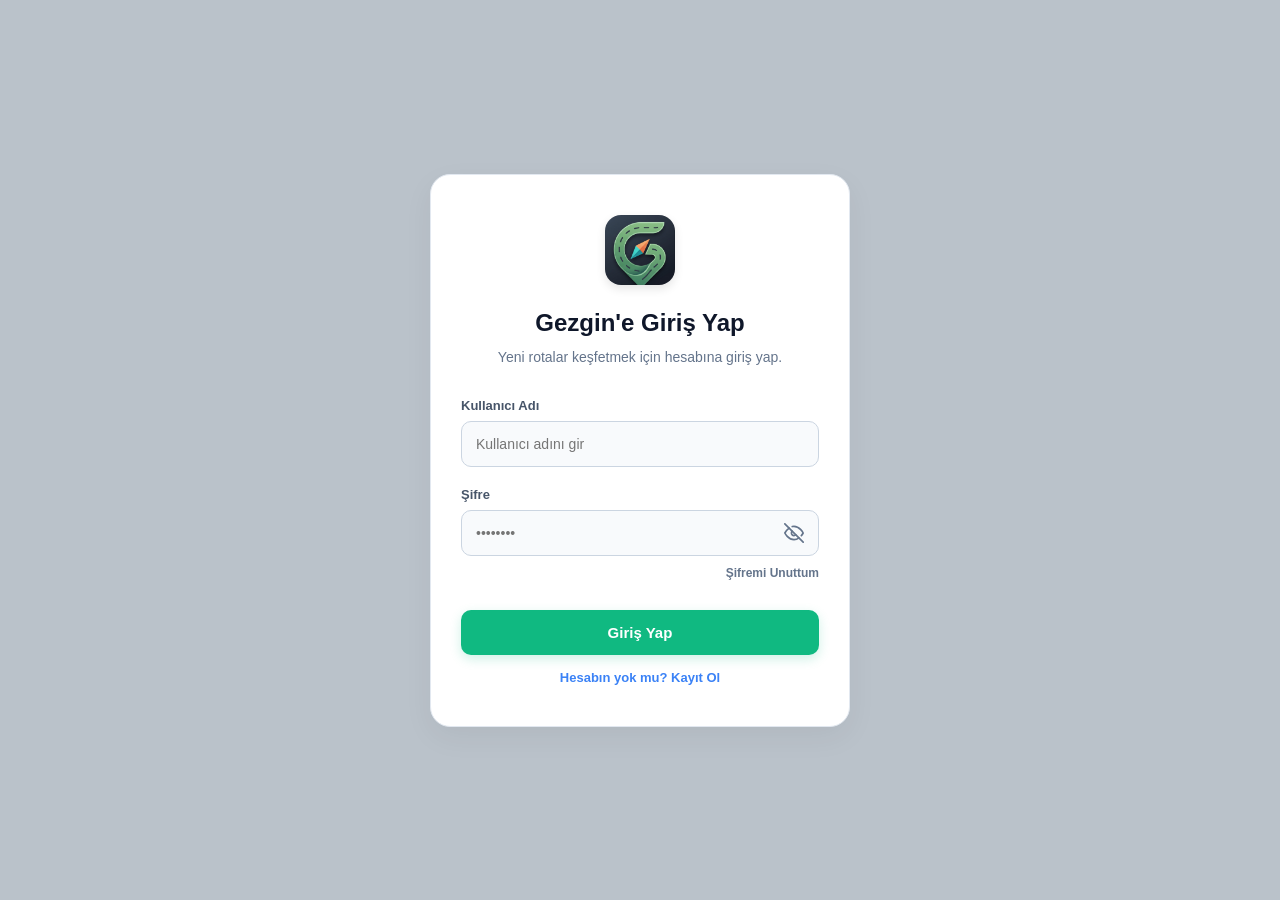
<file: kesfet.html>
<!DOCTYPE html>
<html lang="tr">
<head>
    <meta charset="UTF-8">
    <meta name="viewport" content="width=device-width, initial-scale=1.0">
    <title>Gezgin - Keşfet</title>
    <link rel="icon" type="image/jpeg" href="gezgin icon.jpg">
    <style>
        * { margin: 0; padding: 0; box-sizing: border-box; font-family: 'Segoe UI', sans-serif; }
        body { background-color: #bac2ca; color: #334155; padding: 40px 20px; display: flex; flex-direction: column; align-items: center; transition: background-color 0.3s, color 0.3s; min-height: 100vh; }
        
        .container { max-width: 650px; width: 100%; }
        
        .page-header { background-color: #ffffff; border-radius: 12px; padding: 15px 20px; display: flex; align-items: center; justify-content: space-between; margin-bottom: 30px; box-shadow: 0 2px 8px rgba(0,0,0,0.04); border: 1px solid #e2e8f0; transition: 0.3s; }
        .page-header h2 { font-size: 18px; color: #1e293b; flex: 1; text-align: center; margin-right: 70px; transition: 0.3s; }
        .btn-back-text { color: #3b82f6; font-weight: 600; text-decoration: none; display: flex; align-items: center; gap: 5px; }

        .share-box { background-color: #ffffff; border: 1px solid #e2e8f0; border-radius: 16px; padding: 25px; box-shadow: 0 4px 15px rgba(0,0,0,0.03); margin-bottom: 30px; transition: 0.3s; }
        .share-box h3 { margin-bottom: 15px; font-size: 16px; color: #0f172a; transition: 0.3s;}
        .share-box select { width: 100%; padding: 12px; border: 1px solid #cbd5e1; border-radius: 8px; margin-bottom: 15px; background-color: #f8fafc; outline: none; font-size: 14px; transition: 0.3s; color: #1e293b;}
        .share-box textarea { width: 100%; padding: 15px; border: 1px solid #cbd5e1; border-radius: 8px; resize: none; min-height: 90px; margin-bottom: 15px; font-size: 14px; outline: none; transition: 0.3s; background-color: #f8fafc; color: #1e293b;}
        .share-box select:focus, .share-box textarea:focus { border-color: #3b82f6; background-color: #ffffff; }
        .btn-post { background-color: #10b981; color: white; border: none; padding: 12px 25px; border-radius: 8px; font-weight: bold; cursor: pointer; float: right; transition: 0.2s; font-size: 14px; }
        .btn-post:hover { background-color: #059669; }
        .clearfix::after { content: ""; clear: both; display: table; }

        .feed { display: flex; flex-direction: column; gap: 25px; }
        .post-card { background-color: #ffffff; border: 1px solid #e2e8f0; border-radius: 16px; padding: 25px; box-shadow: 0 4px 15px rgba(0,0,0,0.03); transition: 0.3s; position: relative; }
        
        .post-header { display: flex; align-items: center; gap: 12px; margin-bottom: 15px; }
        .avatar { width: 45px; height: 45px; background-color: #f1f5f9; border-radius: 50%; display: flex; justify-content: center; align-items: center; font-size: 20px; overflow: hidden; border: 2px solid #e2e8f0; transition: 0.3s;}
        .avatar img { width: 100%; height: 100%; object-fit: cover; }
        .author-info h4 { font-size: 16px; color: #0f172a; margin-bottom: 2px; transition: 0.3s; }
        .author-info span { font-size: 12px; color: #64748b; transition: 0.3s; }
        
        .btn-delete-post { background: #fee2e2; color: #ef4444; border: none; width: 32px; height: 32px; border-radius: 8px; cursor: pointer; display: flex; justify-content: center; align-items: center; transition: 0.2s; font-size: 14px; margin-left: auto; }
        .btn-delete-post:hover { background: #fecaca; }
        
        .route-badge { display: inline-flex; align-items: center; gap: 6px; background-color: #f0fdf4; color: #15803d; padding: 8px 15px; border-radius: 30px; font-size: 13px; font-weight: 600; margin-bottom: 20px; border: 1px solid #bbf7d0; transition: 0.3s; }
        .post-text { font-size: 15px; line-height: 1.6; color: #334155; margin-bottom: 20px; transition: 0.3s; }

        .btn-view-map { background-color: #f1f5f9; color: #3b82f6; border: 1px solid #cbd5e1; padding: 10px 20px; border-radius: 8px; font-weight: bold; font-size: 13px; cursor: pointer; transition: 0.2s; margin-bottom: 25px; display: inline-flex; align-items: center; gap: 8px; width: 100%; justify-content: center; }
        .btn-view-map:hover { background-color: #e2e8f0; border-color: #94a3b8; }

        .comments-section { border-top: 1px solid #e2e8f0; padding-top: 20px; transition: 0.3s; }
        .comment { display: flex; gap: 12px; margin-bottom: 15px; }
        .comment-avatar { width: 32px; height: 32px; background-color: #f1f5f9; border-radius: 50%; display: flex; justify-content: center; align-items: center; font-size: 14px; flex-shrink: 0; overflow: hidden; border: 1px solid #e2e8f0; transition: 0.3s;}
        .comment-avatar img { width: 100%; height: 100%; object-fit: cover; }
        
        .comment-body { background-color: #f8fafc; padding: 12px 15px; border-radius: 0 12px 12px 12px; width: 100%; transition: 0.3s; border: 1px solid #f1f5f9; }
        .comment-author { font-size: 13px; font-weight: bold; color: #0f172a; margin-bottom: 4px; transition: 0.3s; }
        .comment-text { font-size: 14px; color: #475569; line-height: 1.4; transition: 0.3s; }

        .add-comment { display: flex; gap: 10px; margin-top: 20px; }
        .add-comment input { flex: 1; padding: 12px 15px; border: 1px solid #cbd5e1; border-radius: 30px; outline: none; font-size: 13px; background-color: #f8fafc; transition: 0.3s; color:#1e293b;}
        .add-comment input:focus { border-color: #3b82f6; background-color: #ffffff; }
        .add-comment button { background-color: #3b82f6; color: white; border: none; padding: 10px 20px; border-radius: 30px; font-weight: bold; font-size: 13px; cursor: pointer; transition: 0.2s; }
        .add-comment button:hover { background-color: #2563eb; }

        .empty-state { text-align: center; padding: 60px 20px; color: #64748b; background: #ffffff; border-radius: 16px; border: 1px dashed #cbd5e1; transition: 0.3s;}
        .error-state { background-color: #fee2e2; border: 1px solid #ef4444; color: #b91c1c; padding: 15px; border-radius: 8px; margin-bottom: 20px; text-align: center; font-weight: bold; display: none;}

        .pagination { display: flex; justify-content: center; align-items: center; gap: 15px; margin-top: 30px; padding-bottom: 20px; }
        .btn-page { background-color: #ffffff; border: 1px solid #cbd5e1; padding: 10px 20px; border-radius: 8px; font-weight: bold; color: #3b82f6; cursor: pointer; transition: 0.2s; display: flex; align-items: center; gap: 5px; }
        .btn-page:hover:not(:disabled) { background-color: #f1f5f9; border-color: #94a3b8; }
        .btn-page:disabled { color: #94a3b8; cursor: not-allowed; background-color: #f8fafc; opacity: 0.6; }
        .page-info { font-size: 14px; font-weight: bold; color: #475569; }

        .modal-overlay { position: fixed; top: 0; left: 0; width: 100%; height: 100%; background-color: rgba(0, 0, 0, 0.4); backdrop-filter: blur(4px); display: flex; justify-content: center; align-items: center; z-index: 1000; opacity: 0; visibility: hidden; transition: 0.3s; }
        .modal-overlay.active { opacity: 1; visibility: visible; }
        .modal-card { background-color: #ffffff; width: 90%; max-width: 360px; border-radius: 16px; padding: 30px 25px; text-align: center; box-shadow: 0 15px 35px rgba(0,0,0,0.1); transform: scale(0.9); transition: 0.3s; border: 1px solid #e2e8f0; }
        .modal-overlay.active .modal-card { transform: scale(1); }
        .modal-icon { font-size: 45px; margin-bottom: 15px; }
        .modal-card h3 { color: #1e293b; font-size: 20px; margin-bottom: 10px; }
        .modal-card p { color: #64748b; font-size: 14px; margin-bottom: 25px; line-height: 1.5; }
        .modal-buttons { display: flex; gap: 10px; justify-content: center; }
        .btn-cancel { background-color: #f1f5f9; color: #475569; border: none; padding: 12px 20px; border-radius: 8px; font-weight: bold; cursor: pointer; transition: 0.2s; flex: 1; display: none; }
        .btn-cancel:hover { background-color: #e2e8f0; color: #1e293b; }
        .btn-confirm { color: white; border: none; padding: 12px 20px; border-radius: 8px; font-weight: bold; cursor: pointer; transition: 0.2s; flex: 1; }
        .btn-confirm.blue { background-color: #3b82f6; }
        .btn-confirm.blue:hover { background-color: #2563eb; }
        .btn-confirm.red { background-color: #ef4444; }
        .btn-confirm.red:hover { background-color: #dc2626; }

        /* KARANLIK MOD CSS */
        .dark-theme { background-color: #0f172a; color: #f1f5f9; }
        .dark-theme .page-header { background-color: #1e293b; border-color: #334155; }
        .dark-theme .page-header h2 { color: #f8fafc; }
        .dark-theme .btn-back-text { color: #f8fafc; }
        
        .dark-theme .share-box, .dark-theme .post-card, .dark-theme .empty-state { background-color: #1e293b; border-color: #334155; }
        .dark-theme .share-box h3, .dark-theme .author-info h4 { color: #f8fafc; }
        .dark-theme .post-text { color: #e2e8f0; }
        
        .dark-theme select, .dark-theme textarea, .dark-theme .add-comment input { background-color: #0f172a; color: #f8fafc; border-color: #334155; }
        .dark-theme select:focus, .dark-theme textarea:focus, .dark-theme .add-comment input:focus { border-color: #3b82f6; background-color: #111827;}
        
        .dark-theme .btn-view-map { background-color: #0f172a; color: #bfdbfe; border-color: #334155; }
        .dark-theme .btn-view-map:hover { background-color: #111827; }

        .dark-theme .btn-delete-post { background: #7f1d1d; color: #fca5a5; }
        .dark-theme .btn-delete-post:hover { background: #991b1b; }

        .dark-theme .comment-body { background-color: #0f172a; border-color: #334155; }
        .dark-theme .comment-author { color: #f8fafc; }
        .dark-theme .comment-text { color: #cbd5e1; }
        .dark-theme .comments-section { border-top-color: #334155; }
        
        .dark-theme .route-badge { background-color: #064e3b; color: #6ee7b7; border-color: #065f46; }
        .dark-theme .avatar, .dark-theme .comment-avatar { border-color: #334155; background-color: #1f2937; }

        .dark-theme .modal-card { background-color: #1e293b; border-color: #334155; }
        .dark-theme .modal-card h3 { color: #f8fafc; }
        .dark-theme .modal-card p { color: #94a3b8; }
        .dark-theme .btn-cancel { background-color: #334155; color: #cbd5e1; }
        .dark-theme .btn-cancel:hover { background-color: #475569; color: #f8fafc; }

        .dark-theme .btn-page { background-color: #1e293b; border-color: #334155; color: #60a5fa; }
        .dark-theme .btn-page:hover:not(:disabled) { background-color: #334155; border-color: #475569; }
        .dark-theme .btn-page:disabled { color: #475569; background-color: #0f172a; }
        .dark-theme .page-info { color: #94a3b8; }
    </style>
</head>
<body>

    <div id="custom-modal" class="modal-overlay">
        <div class="modal-card">
            <div class="modal-icon" id="modal-icon">⚠️</div>
            <h3 id="modal-title">Uyarı</h3>
            <p id="modal-desc">Mesajınız buraya gelecek.</p>
            <div class="modal-buttons">
                <button class="btn-cancel" id="modal-btn-cancel" onclick="kapatModal()">İptal</button>
                <button class="btn-confirm blue" id="modal-btn-confirm">Tamam</button>
            </div>
        </div>
    </div>

    <script>
        if (localStorage.getItem('gezgin_auth') !== 'true') {
            window.location.replace('login.html');
        }
        function temayiUygula() {
            if (localStorage.getItem('gezgin_theme') === 'dark') document.body.classList.add('dark-theme');
            else document.body.classList.remove('dark-theme');
        }
        temayiUygula();
        window.addEventListener('pageshow', temayiUygula);

        function guvenliVeriCek(key, defaultData) {
            try {
                const data = localStorage.getItem(key);
                return data ? JSON.parse(data) : defaultData;
            } catch (error) {
                return defaultData;
            }
        }

        let aktifKullanici = guvenliVeriCek('gezgin_kullanici', { isim: "Gezgin", avatar: "👤" });
        // Kullanıcı silinmişse id'si olmaz, yenisini atarız ki sayfa çökmesin
        if (!aktifKullanici.id) {
            aktifKullanici.id = "usr_" + Date.now();
            localStorage.setItem('gezgin_kullanici', JSON.stringify(aktifKullanici));
        }

        function renderAvatar(veri) {
            if (veri && typeof veri === 'string' && veri.startsWith('data:image')) return `<img src="${veri}">`;
            return veri || "👤";
        }

        function ozelModalGoster(ayarlar) {
            document.getElementById('modal-icon').innerText = ayarlar.icon || "ℹ️";
            document.getElementById('modal-title').innerText = ayarlar.title || "Bilgi";
            document.getElementById('modal-desc').innerText = ayarlar.desc || "";
            
            const btnCancel = document.getElementById('modal-btn-cancel');
            const btnConfirm = document.getElementById('modal-btn-confirm');
            
            if (ayarlar.tip === "confirm") {
                btnCancel.style.display = 'block';
                btnConfirm.innerText = ayarlar.confirmText || "Tamam";
                btnConfirm.className = "btn-confirm " + (ayarlar.btnRenk || "blue");
                btnConfirm.onclick = () => { kapatModal(); if(ayarlar.onConfirm) ayarlar.onConfirm(); };
            } else {
                btnCancel.style.display = 'none';
                btnConfirm.innerText = ayarlar.confirmText || "Tamam";
                btnConfirm.className = "btn-confirm blue";
                btnConfirm.onclick = kapatModal;
            }
            
            document.getElementById('custom-modal').classList.add('active');
        }

        function kapatModal() { 
            document.getElementById('custom-modal').classList.remove('active'); 
        }
    </script>

    <div class="container">
        <div class="page-header">
            <a href="anaekran.html" class="btn-back-text">← Geri Dön</a>
            <h2>Topluluk Keşfet</h2>
        </div>
        
        <div id="error-message" class="error-state"></div>

        <div class="share-box clearfix">
            <h3>Yeni Deneyim Paylaş</h3>
            <select id="route-select">
                <option value="">-- Kayıtlı rotalarından birini seç --</option>
            </select>
            <textarea id="post-text" placeholder="Bu rota hakkında diğer gezginlere ne tavsiye edersin? Neler yaşadın?"></textarea>
            <button class="btn-post" onclick="gonderiPaylas()">Paylaş 🚀</button>
        </div>

        <div id="feed-container">
            <div id="feed" class="feed"></div>
            <div id="pagination-controls" class="pagination" style="display: none;">
                <button id="btn-prev" class="btn-page" onclick="sayfaDegistir(-1)">← Önceki</button>
                <span id="page-info" class="page-info">Sayfa 1 / 1</span>
                <button id="btn-next" class="btn-page" onclick="sayfaDegistir(1)">Sonraki →</button>
            </div>
        </div>
    </div>

    <script>
        let suAnkiSayfa = 1;
        const SAYFA_BASI_GONDERI = 5;

        function rotalariCek() {
            try {
                const select = document.getElementById('route-select');
                const rotalar = guvenliVeriCek('gezgin_kayitli_rotalar', []);
                
                rotalar.forEach(rota => {
                    const opt = document.createElement('option');
                    opt.value = JSON.stringify(rota);
                    opt.innerText = `🗺️ ${rota.baslangic || '?'} ➔ ${rota.bitis || '?'} (${rota.tarih || ''})`;
                    select.appendChild(opt);
                });
            } catch(err) {
                console.error("Rotalar çekilirken bir hata oluştu:", err);
            }
        }

        function sayfaDegistir(yon) {
            suAnkiSayfa += yon;
            gonderileriYukle();
            document.querySelector('.share-box').scrollIntoView({ behavior: 'smooth' });
        }

        function gonderileriYukle() {
            try {
                const feedContainer = document.getElementById('feed');
                const paginationControls = document.getElementById('pagination-controls');
                const errBox = document.getElementById('error-message');
                errBox.style.display = 'none';

                let gonderiler = guvenliVeriCek('gezgin_kesfet_gonderiler', []);

                if (!Array.isArray(gonderiler) || gonderiler.length === 0) {
                    feedContainer.innerHTML = `
                    <div class="empty-state">
                        <div style="font-size: 40px; margin-bottom: 15px;">🌍</div>
                        <h3>Keşfet şu an sessiz</h3>
                        <p style="margin-top:10px;">Henüz kimse bir şey paylaşmamış. İlk paylaşan sen ol!</p>
                    </div>`;
                    paginationControls.style.display = 'none';
                    return;
                }

                gonderiler.sort((a,b) => b.id - a.id);

                const toplamGonderi = gonderiler.length;
                const toplamSayfa = Math.ceil(toplamGonderi / SAYFA_BASI_GONDERI);

                if (suAnkiSayfa > toplamSayfa && toplamSayfa > 0) {
                    suAnkiSayfa = toplamSayfa;
                }

                const baslangicIndex = (suAnkiSayfa - 1) * SAYFA_BASI_GONDERI;
                const bitisIndex = baslangicIndex + SAYFA_BASI_GONDERI;
                
                const gosterilecekGonderiler = gonderiler.slice(baslangicIndex, bitisIndex);

                feedContainer.innerHTML = '';

                gosterilecekGonderiler.forEach(gonderi => {
                    const card = document.createElement('div');
                    card.className = 'post-card';
                    
                    let yorumlarHTML = '';
                    if(Array.isArray(gonderi.yorumlar) && gonderi.yorumlar.length > 0) {
                        gonderi.yorumlar.forEach(y => {
                            yorumlarHTML += `
                                <div class="comment">
                                    <div class="comment-avatar">${renderAvatar(y.avatar)}</div>
                                    <div class="comment-body">
                                        <div class="comment-author">${y.yazar || 'Bilinmiyor'}</div>
                                        <div class="comment-text">${y.metin || ''}</div>
                                    </div>
                                </div>
                            `;
                        });
                    }

                    let silButonuHTML = '';
                    let silebilirMi = false;
                    
                    if (gonderi.yazarId && aktifKullanici.id) {
                        silebilirMi = (gonderi.yazarId === aktifKullanici.id);
                    }

                    if (silebilirMi) {
                        silButonuHTML = `<button class="btn-delete-post" title="Bu gönderiyi sil" onclick="gonderiSil(${gonderi.id})">🗑️</button>`;
                    }

                    card.innerHTML = `
                        <div class="post-header">
                            <div class="avatar">${renderAvatar(gonderi.avatar)}</div>
                            <div class="author-info">
                                <h4>${gonderi.yazar || 'Bilinmiyor'}</h4>
                                <span>${gonderi.tarih || ''}</span>
                            </div>
                            ${silButonuHTML}
                        </div>
                        <div class="route-badge">📍 ${gonderi.baslangic || '?'} ➔ ${gonderi.bitis || '?'}</div>
                        <div class="post-text">${gonderi.not || ''}</div>
                        
                        <button class="btn-view-map" onclick="haritadaIncele(${gonderi.id})">
                            🗺️ Bu Rotayı Haritada İncele
                        </button>
                        
                        <div class="comments-section">
                            ${yorumlarHTML}
                            <div class="add-comment">
                                <input type="text" id="yorum-input-${gonderi.id}" placeholder="Bu rotaya yorum yap..." onkeypress="handleEnter(event, ${gonderi.id})">
                                <button onclick="yorumYap(${gonderi.id})">Gönder</button>
                            </div>
                        </div>
                    `;
                    feedContainer.appendChild(card);
                });

                if (toplamSayfa > 1) {
                    paginationControls.style.display = 'flex';
                    document.getElementById('page-info').innerText = `Sayfa ${suAnkiSayfa} / ${toplamSayfa}`;
                    
                    document.getElementById('btn-prev').disabled = (suAnkiSayfa === 1);
                    document.getElementById('btn-next').disabled = (suAnkiSayfa === toplamSayfa);
                } else {
                    paginationControls.style.display = 'none';
                }

            } catch(err) {
                console.error("Gönderiler yüklenirken bir sorun oluştu:", err);
                const errBox = document.getElementById('error-message');
                errBox.innerText = "Gönderileri çekerken ufak bir sorun oluştu. Sayfayı yenilemeyi deneyin.";
                errBox.style.display = 'block';
            }
        }

        function gonderiSil(gonderiId) {
            ozelModalGoster({
                tip: "confirm",
                icon: "🗑️",
                title: "Gönderiyi Sil",
                desc: "Bu paylaşımını Keşfet ekranından silmek istediğine emin misin? (Kayıtlı rotaların etkilenmez)",
                confirmText: "Evet, Sil",
                btnRenk: "red",
                onConfirm: () => {
                    let gonderiler = guvenliVeriCek('gezgin_kesfet_gonderiler', []);
                    gonderiler = gonderiler.filter(g => g.id !== gonderiId);
                    localStorage.setItem('gezgin_kesfet_gonderiler', JSON.stringify(gonderiler));
                    gonderileriYukle();
                }
            });
        }

        function gonderiPaylas() {
            const secilenRota = document.getElementById('route-select').value;
            const metin = document.getElementById('post-text').value.trim();

            if (!secilenRota) { 
                ozelModalGoster({ tip: "alert", icon: "📍", title: "Eksik Seçim", desc: "Lütfen paylaşmak için kayıtlı rotalarından birini seç!" });
                return; 
            }
            if (!metin) { 
                ozelModalGoster({ tip: "alert", icon: "✍️", title: "Not Eksik", desc: "Lütfen diğer gezginler için bir tavsiye veya not yaz!" });
                return; 
            }

            const rotaVeri = JSON.parse(secilenRota);
            const gonderiler = guvenliVeriCek('gezgin_kesfet_gonderiler', []);

            const yeniGonderi = {
                id: Date.now(),
                yazar: aktifKullanici.isim,
                yazarId: aktifKullanici.id, 
                avatar: aktifKullanici.avatar,
                baslangic: rotaVeri.baslangic,
                bitis: rotaVeri.bitis,
                not: metin,
                tarih: "Az önce",
                yorumlar: [],
                rotaData: rotaVeri
            };

            gonderiler.push(yeniGonderi);
            localStorage.setItem('gezgin_kesfet_gonderiler', JSON.stringify(gonderiler));
            
            document.getElementById('post-text').value = '';
            document.getElementById('route-select').value = '';
            
            suAnkiSayfa = 1;
            gonderileriYukle();
        }

        function yorumYap(gonderiId) {
            const input = document.getElementById(`yorum-input-${gonderiId}`);
            if (!input) return;
            
            const yorumMetni = input.value.trim();
            if(!yorumMetni) return;

            let gonderiler = guvenliVeriCek('gezgin_kesfet_gonderiler', []);
            let gonderi = gonderiler.find(g => g.id === gonderiId);
            
            if(gonderi) {
                if(!Array.isArray(gonderi.yorumlar)) gonderi.yorumlar = [];
                gonderi.yorumlar.push({
                    yazar: aktifKullanici.isim,
                    avatar: aktifKullanici.avatar,
                    metin: yorumMetni
                });
                localStorage.setItem('gezgin_kesfet_gonderiler', JSON.stringify(gonderiler));
                gonderileriYukle();
            }
        }

        function handleEnter(e, id) {
            if(e.key === 'Enter') {
                yorumYap(id);
            }
        }

        function haritadaIncele(gonderiId) {
            let gonderiler = guvenliVeriCek('gezgin_kesfet_gonderiler', []);
            let gonderi = gonderiler.find(g => g.id === gonderiId);
            
            if(gonderi && gonderi.rotaData) {
                localStorage.setItem('gezgin_load_shared_route', JSON.stringify(gonderi.rotaData));
                window.location.href = 'index.html';
            } else {
                ozelModalGoster({ tip: "alert", icon: "⚠️", title: "Hata", desc: "Bu gönderiye ait harita detayı bulunamadı." });
            }
        }

        window.addEventListener('load', () => {
            rotalariCek();
            gonderileriYukle();
        });
    </script>
</body>
</html>
</file>
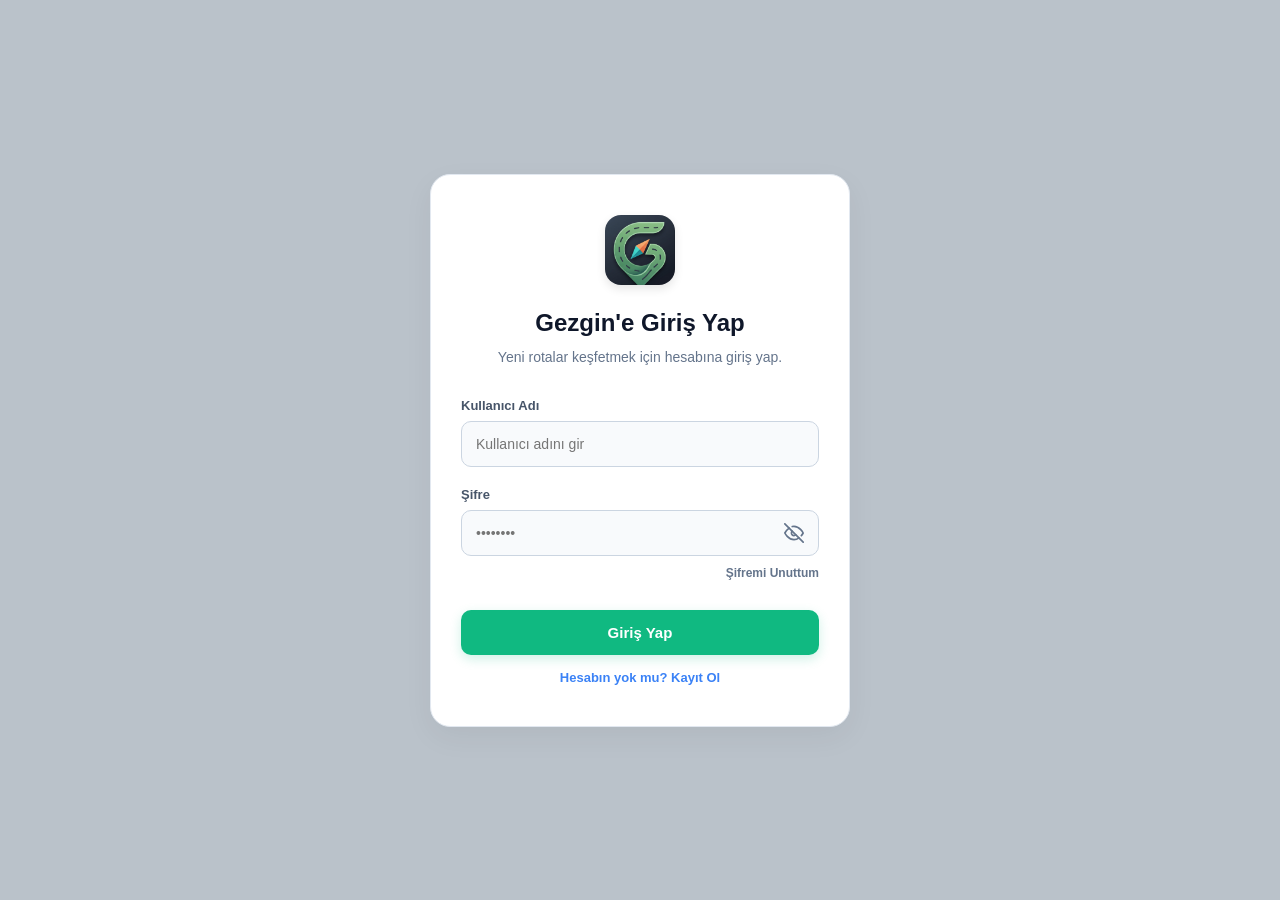
<file: login.html>
<!DOCTYPE html>
<html lang="tr">
<head>
    <meta charset="UTF-8">
    <meta name="viewport" content="width=device-width, initial-scale=1.0">
    <title>Gezgin - Giriş Yap</title>
    <link rel="icon" type="image/jpeg" href="gezgin icon.jpg">
    <style>
        * { margin: 0; padding: 0; box-sizing: border-box; font-family: 'Segoe UI', sans-serif; user-select: none; -webkit-user-select: none; -moz-user-select: none; -ms-user-select: none; }
        
        body { background-color: #bac2ca; display: flex; justify-content: center; align-items: center; min-height: 100vh; padding: 20px; transition: 0.3s; color: #1e293b; }
        
        .auth-container { width: 100%; max-width: 420px; perspective: 1000px; }

        .auth-card { background-color: #ffffff; border-radius: 20px; padding: 40px 30px; box-shadow: 0 10px 30px rgba(0,0,0,0.05); border: 1px solid #e2e8f0; transition: 0.4s; text-align: center; }

        .brand-logo { width: 70px; height: 70px; border-radius: 16px; object-fit: cover; box-shadow: 0 4px 10px rgba(0,0,0,0.1); margin-bottom: 20px; }
        
        h2 { font-size: 24px; color: #0f172a; margin-bottom: 10px; transition: 0.3s; }
        p.subtitle { font-size: 14px; color: #64748b; margin-bottom: 30px; line-height: 1.5; transition: 0.3s; }

        .input-group { margin-bottom: 20px; text-align: left; }
        .input-group label { display: block; font-size: 13px; font-weight: bold; margin-bottom: 8px; color: #475569; transition: 0.3s; }
        .input-wrapper { position: relative; display: flex; align-items: center; }
        .input-group input { width: 100%; padding: 14px; border: 1px solid #cbd5e1; border-radius: 10px; outline: none; font-size: 14px; background-color: #f8fafc; transition: 0.2s; color: #1e293b; }
        .input-group input.has-icon { padding-right: 45px; }
        .input-group input:focus { border-color: #3b82f6; background-color: #ffffff; box-shadow: 0 0 0 3px rgba(59, 130, 246, 0.1); }
        
        .eye-icon { position: absolute; right: 15px; cursor: pointer; color: #64748b; display: flex; justify-content: center; align-items: center; transition: 0.2s; }
        .eye-icon:hover { color: #3b82f6; }

        .btn-primary { width: 100%; background-color: #10b981; color: white; border: none; padding: 14px; border-radius: 10px; font-size: 15px; font-weight: bold; cursor: pointer; transition: 0.2s; margin-top: 10px; box-shadow: 0 4px 12px rgba(16, 185, 129, 0.2); }
        .btn-primary:hover { background-color: #059669; transform: translateY(-2px); box-shadow: 0 6px 15px rgba(16, 185, 129, 0.3); }

        .link-text { font-size: 13px; color: #3b82f6; font-weight: 600; cursor: pointer; display: inline-block; margin-top: 15px; transition: 0.2s; }
        .link-text:hover { color: #2563eb; text-decoration: underline; }

        .forgot-pass-link { display: block; text-align: right; font-size: 12px; color: #64748b; margin-top: -10px; margin-bottom: 20px; font-weight: 600; cursor: pointer; transition: 0.2s; }
        .forgot-pass-link:hover { color: #3b82f6; }

        .form-section { display: none; animation: fadeIn 0.4s ease; }
        .form-section.active { display: block; }
        
        @keyframes fadeIn { from { opacity: 0; transform: translateY(10px); } to { opacity: 1; transform: translateY(0); } }

        /* ÖZEL BİLDİRİM MODALI CSS */
        .modal-overlay { position: fixed; top: 0; left: 0; width: 100%; height: 100%; background-color: rgba(0, 0, 0, 0.5); backdrop-filter: blur(4px); display: flex; justify-content: center; align-items: center; z-index: 9999; opacity: 0; visibility: hidden; transition: 0.3s; }
        .modal-overlay.active { opacity: 1; visibility: visible; }
        .modal-card { background-color: #ffffff; width: 90%; max-width: 360px; border-radius: 16px; padding: 30px 25px; text-align: center; box-shadow: 0 15px 35px rgba(0,0,0,0.2); transform: scale(0.9); transition: 0.3s; border: 1px solid #e2e8f0; }
        .modal-overlay.active .modal-card { transform: scale(1); }
        .modal-icon { font-size: 45px; margin-bottom: 15px; }
        .modal-card h3 { color: #1e293b; font-size: 20px; margin-bottom: 10px; }
        .modal-card p { color: #64748b; font-size: 14px; margin-bottom: 25px; line-height: 1.5; }
        .modal-buttons { display: flex; gap: 10px; justify-content: center; }
        .btn-confirm { color: white; border: none; padding: 12px 20px; border-radius: 8px; font-weight: bold; cursor: pointer; transition: 0.2s; flex: 1; }
        .btn-confirm.blue { background-color: #3b82f6; }
        .btn-confirm.blue:hover { background-color: #2563eb; }

        /* KARANLIK MOD CSS */
        .dark-theme { background-color: #0f172a; color: #f8fafc; }
        .dark-theme .auth-card { background-color: #1e293b; border-color: #334155; box-shadow: 0 10px 30px rgba(0,0,0,0.2); }
        .dark-theme h2 { color: #f8fafc; }
        .dark-theme p.subtitle, .dark-theme .input-group label { color: #94a3b8; }
        .dark-theme .input-group input { background-color: #0f172a; border-color: #334155; color: #f8fafc; }
        .dark-theme .input-group input:focus { border-color: #3b82f6; background-color: #111827; }
        .dark-theme .eye-icon { color: #94a3b8; }
        .dark-theme .eye-icon:hover { color: #60a5fa; }
        .dark-theme .forgot-pass-link { color: #94a3b8; }
        .dark-theme .forgot-pass-link:hover { color: #60a5fa; }
        
        .dark-theme .modal-card { background-color: #1e293b; border-color: #334155; }
        .dark-theme .modal-card h3 { color: #f8fafc; }
        .dark-theme .modal-card p { color: #94a3b8; }
    </style>
</head>
<body>

    <div id="custom-modal" class="modal-overlay">
        <div class="modal-card">
            <div class="modal-icon" id="modal-icon">⚠️</div>
            <h3 id="modal-title">Uyarı</h3>
            <p id="modal-desc">Mesajınız buraya gelecek.</p>
            <div class="modal-buttons">
                <button class="btn-confirm blue" onclick="kapatModal()">Tamam</button>
            </div>
        </div>
    </div>

    <div class="auth-container">
        <div class="auth-card">
            <img src="gezgin icon.jpg" alt="Gezgin Logo" class="brand-logo" draggable="false">
            
            <!-- FORM 1: GİRİŞ YAP -->
            <div id="section-login" class="form-section active">
                <h2>Gezgin'e Giriş Yap</h2>
                <p class="subtitle">Yeni rotalar keşfetmek için hesabına giriş yap.</p>

                <div class="input-group">
                    <label>Kullanıcı Adı</label>
                    <input type="text" id="login-isim" placeholder="Kullanıcı adını gir">
                </div>
                <div class="input-group">
                    <label>Şifre</label>
                    <div class="input-wrapper">
                        <input type="password" id="login-sifre" class="has-icon" placeholder="••••••••">
                        <div class="eye-icon" onclick="sifreGosterGizle('login-sifre', 'login-eye-off', 'login-eye-on')">
                            <svg id="login-eye-off" xmlns="http://www.w3.org/2000/svg" width="20" height="20" viewBox="0 0 24 24" fill="none" stroke="currentColor" stroke-width="2" stroke-linecap="round" stroke-linejoin="round"><path d="M17.94 17.94A10.07 10.07 0 0 1 12 20c-7 0-11-8-11-8a18.45 18.45 0 0 1 5.06-5.94M9.9 4.24A9.12 9.12 0 0 1 12 4c7 0 11 8 11 8a18.5 18.5 0 0 1-2.16 3.19m-6.72-1.07a3 3 0 1 1-4.24-4.24"></path><line x1="1" y1="1" x2="23" y2="23"></line></svg>
                            <svg id="login-eye-on" xmlns="http://www.w3.org/2000/svg" width="20" height="20" viewBox="0 0 24 24" fill="none" stroke="currentColor" stroke-width="2" stroke-linecap="round" stroke-linejoin="round" style="display: none;"><path d="M1 12s4-8 11-8 11 8 11 8-4 8-11 8-11-8-11-8z"></path><circle cx="12" cy="12" r="3"></circle></svg>
                        </div>
                    </div>
                </div>
                
                <span class="forgot-pass-link" onclick="formDegistir('section-forgot-verify')">Şifremi Unuttum</span>

                <button class="btn-primary" onclick="girisYap()">Giriş Yap</button>
                <span class="link-text" onclick="formDegistir('section-register')">Hesabın yok mu? Kayıt Ol</span>
            </div>

            <!-- FORM 2: KAYIT OL -->
            <div id="section-register" class="form-section">
                <h2>Aramıza Katıl</h2>
                <p class="subtitle">Kendi rotalarını oluşturmak için hemen kayıt ol.</p>

                <div class="input-group">
                    <label>Kullanıcı Adı</label>
                    <input type="text" id="reg-isim" placeholder="Eşsiz bir isim seç">
                </div>
                <div class="input-group">
                    <label>E-Posta Adresi</label>
                    <input type="email" id="reg-email" placeholder="ornek@mail.com">
                </div>
                <div class="input-group">
                    <label>Şifre</label>
                    <div class="input-wrapper">
                        <input type="password" id="reg-sifre" class="has-icon" placeholder="••••••••">
                        <div class="eye-icon" onclick="sifreGosterGizle('reg-sifre', 'reg-eye-off', 'reg-eye-on')">
                            <svg id="reg-eye-off" xmlns="http://www.w3.org/2000/svg" width="20" height="20" viewBox="0 0 24 24" fill="none" stroke="currentColor" stroke-width="2" stroke-linecap="round" stroke-linejoin="round"><path d="M17.94 17.94A10.07 10.07 0 0 1 12 20c-7 0-11-8-11-8a18.45 18.45 0 0 1 5.06-5.94M9.9 4.24A9.12 9.12 0 0 1 12 4c7 0 11 8 11 8a18.5 18.5 0 0 1-2.16 3.19m-6.72-1.07a3 3 0 1 1-4.24-4.24"></path><line x1="1" y1="1" x2="23" y2="23"></line></svg>
                            <svg id="reg-eye-on" xmlns="http://www.w3.org/2000/svg" width="20" height="20" viewBox="0 0 24 24" fill="none" stroke="currentColor" stroke-width="2" stroke-linecap="round" stroke-linejoin="round" style="display: none;"><path d="M1 12s4-8 11-8 11 8 11 8-4 8-11 8-11-8-11-8z"></path><circle cx="12" cy="12" r="3"></circle></svg>
                        </div>
                    </div>
                </div>

                <button class="btn-primary" onclick="kayitOl()">Kayıt Ol</button>
                <span class="link-text" onclick="formDegistir('section-login')">Zaten hesabın var mı? Giriş Yap</span>
            </div>

            <!-- FORM 3: ŞİFREMİ UNUTTUM (Aşama 1 - Doğrulama) -->
            <div id="section-forgot-verify" class="form-section">
                <h2>Şifremi Unuttum</h2>
                <p class="subtitle">Güvenliğiniz için kayıtlı kullanıcı adınızı ve e-posta adresinizi doğrulayın.</p>

                <div class="input-group">
                    <label>Kullanıcı Adı</label>
                    <input type="text" id="forgot-isim" placeholder="Kayıtlı kullanıcı adınız">
                </div>
                <div class="input-group">
                    <label>E-Posta Adresi</label>
                    <input type="email" id="forgot-email" placeholder="Kayıtlı e-posta adresiniz">
                </div>

                <button class="btn-primary" onclick="sifreSifirlaDogrula()">Doğrula ve İlerle</button>
                <span class="link-text" onclick="formDegistir('section-login')">Geri Dön</span>
            </div>

            <!-- FORM 4: YENİ ŞİFRE (Aşama 2) -->
            <div id="section-forgot-reset" class="form-section">
                <h2>Yeni Şifre Belirle</h2>
                <p class="subtitle" id="reset-user-text">Kimlik doğrulandı. Lütfen yeni şifrenizi belirleyin.</p>

                <div class="input-group">
                    <label>Yeni Şifre</label>
                    <div class="input-wrapper">
                        <input type="password" id="reset-sifre" class="has-icon" placeholder="••••••••">
                        <div class="eye-icon" onclick="sifreGosterGizle('reset-sifre', 'reset-eye-off', 'reset-eye-on')">
                            <svg id="reset-eye-off" xmlns="http://www.w3.org/2000/svg" width="20" height="20" viewBox="0 0 24 24" fill="none" stroke="currentColor" stroke-width="2" stroke-linecap="round" stroke-linejoin="round"><path d="M17.94 17.94A10.07 10.07 0 0 1 12 20c-7 0-11-8-11-8a18.45 18.45 0 0 1 5.06-5.94M9.9 4.24A9.12 9.12 0 0 1 12 4c7 0 11 8 11 8a18.5 18.5 0 0 1-2.16 3.19m-6.72-1.07a3 3 0 1 1-4.24-4.24"></path><line x1="1" y1="1" x2="23" y2="23"></line></svg>
                            <svg id="reset-eye-on" xmlns="http://www.w3.org/2000/svg" width="20" height="20" viewBox="0 0 24 24" fill="none" stroke="currentColor" stroke-width="2" stroke-linecap="round" stroke-linejoin="round" style="display: none;"><path d="M1 12s4-8 11-8 11 8 11 8-4 8-11 8-11-8-11-8z"></path><circle cx="12" cy="12" r="3"></circle></svg>
                        </div>
                    </div>
                </div>

                <button class="btn-primary" onclick="yeniSifreyiKaydet()">Şifreyi Güncelle</button>
                <span class="link-text" onclick="formDegistir('section-login')">İptal Et</span>
            </div>

        </div>
    </div>

    <script>
        function temayiUygula() {
            if (localStorage.getItem('gezgin_theme') === 'dark') document.body.classList.add('dark-theme');
            else document.body.classList.remove('dark-theme');
        }
        temayiUygula();

        function ozelModalGoster(ayarlar) {
            document.getElementById('modal-icon').innerText = ayarlar.icon || "ℹ️";
            document.getElementById('modal-title').innerText = ayarlar.title || "Bilgi";
            document.getElementById('modal-desc').innerText = ayarlar.desc || "";
            document.getElementById('custom-modal').classList.add('active');
        }
        function kapatModal() { 
            document.getElementById('custom-modal').classList.remove('active'); 
        }

        function formDegistir(targetId) {
            document.querySelectorAll('.form-section').forEach(sec => sec.classList.remove('active'));
            document.getElementById(targetId).classList.add('active');
            document.querySelectorAll('input').forEach(input => input.value = '');
        }

        function sifreGosterGizle(inputId, iconOffId, iconOnId) {
            const input = document.getElementById(inputId);
            const iconOff = document.getElementById(iconOffId);
            const iconOn = document.getElementById(iconOnId);
            
            if (input.type === "password") {
                input.type = "text";
                iconOff.style.display = "none";
                iconOn.style.display = "block";
            } else {
                input.type = "password";
                iconOff.style.display = "block";
                iconOn.style.display = "none";
            }
        }

        function girisYap() {
            const isim = document.getElementById('login-isim').value.trim();
            const sifre = document.getElementById('login-sifre').value.trim();

            if (!isim || !sifre) {
                ozelModalGoster({ icon: "⚠️", title: "Eksik Bilgi", desc: "Kullanıcı adı ve şifre boş bırakılamaz." });
                return;
            }

            const user = JSON.parse(localStorage.getItem('gezgin_kullanici'));
            
            if (user && user.isim.toLowerCase() === isim.toLowerCase() && user.sifre === sifre) {
                localStorage.setItem('gezgin_auth', 'true');
                window.location.replace('anaekran.html');
            } else {
                ozelModalGoster({ icon: "❌", title: "Giriş Başarısız", desc: "Kullanıcı adı veya şifre hatalı. Veya hesabınız yok." });
            }
        }

        function kayitOl() {
            const isim = document.getElementById('reg-isim').value.trim();
            const email = document.getElementById('reg-email').value.trim();
            const sifre = document.getElementById('reg-sifre').value.trim();

            if (!isim || !sifre || !email) {
                ozelModalGoster({ icon: "⚠️", title: "Eksik Bilgi", desc: "Tüm alanları (İsim, E-posta, Şifre) doldurmalısınız." });
                return;
            }

            // DÜZELTİLDİ: Sabit liste silindi! Tamamen boş havuzla başlanıyor.
            let alinmisIsimler = JSON.parse(localStorage.getItem('gezgin_alinmis_isimler')) || []; 
            
            let tumGonderiler = JSON.parse(localStorage.getItem('gezgin_kesfet_gonderiler')) || [];
            tumGonderiler.forEach(g => {
                if (g.yazar && !alinmisIsimler.includes(g.yazar)) alinmisIsimler.push(g.yazar);
            });

            if (alinmisIsimler.some(i => i.toLowerCase() === isim.toLowerCase())) {
                ozelModalGoster({ icon: "🔒", title: "İsim Alınmış", desc: `Bu kullanıcı adı (${isim}) zaten kullanılıyor. Lütfen farklı bir isim seçin.` });
                return;
            }

            alinmisIsimler.push(isim);
            localStorage.setItem('gezgin_alinmis_isimler', JSON.stringify(alinmisIsimler));

            const newUser = {
                id: "usr_" + Date.now() + "_" + Math.random().toString(36).substr(2, 9),
                isim: isim,
                email: email,
                sifre: sifre,
                avatar: "👤"
            };

            localStorage.setItem('gezgin_kullanici', JSON.stringify(newUser));
            
            ozelModalGoster({ icon: "✅", title: "Kayıt Başarılı", desc: "Hesabınız başarıyla oluşturuldu! Şimdi giriş yapabilirsiniz." });
            formDegistir('section-login');
        }
        
        let resetIzniVerilenKullanici = null;

        function sifreSifirlaDogrula() {
            const girilenIsim = document.getElementById('forgot-isim').value.trim();
            const girilenEmail = document.getElementById('forgot-email').value.trim();

            if (!girilenIsim || !girilenEmail) {
                ozelModalGoster({ icon: "⚠️", title: "Eksik Bilgi", desc: "Doğrulama için kullanıcı adı ve e-posta adresinizi girmelisiniz." });
                return;
            }

            const kayitliKullanici = JSON.parse(localStorage.getItem('gezgin_kullanici'));

            if (kayitliKullanici && 
                kayitliKullanici.isim.toLowerCase() === girilenIsim.toLowerCase() && 
                kayitliKullanici.email.toLowerCase() === girilenEmail.toLowerCase()) {
                
                resetIzniVerilenKullanici = kayitliKullanici;
                document.getElementById('reset-user-text').innerText = `Hoş geldin ${kayitliKullanici.isim}. Lütfen yeni şifreni belirle.`;
                formDegistir('section-forgot-reset');
                
            } else {
                ozelModalGoster({ icon: "🛡️", title: "Doğrulama Başarısız", desc: "Girdiğiniz kullanıcı adı veya e-posta adresi sistemimizle eşleşmiyor." });
            }
        }

        function yeniSifreyiKaydet() {
            const yeniSifre = document.getElementById('reset-sifre').value.trim();

            if (!yeniSifre) {
                ozelModalGoster({ icon: "⚠️", title: "Boş Şifre", desc: "Yeni şifre alanı boş bırakılamaz." });
                return;
            }

            if (resetIzniVerilenKullanici) {
                resetIzniVerilenKullanici.sifre = yeniSifre;
                localStorage.setItem('gezgin_kullanici', JSON.stringify(resetIzniVerilenKullanici));
                resetIzniVerilenKullanici = null;
                
                ozelModalGoster({ icon: "✅", title: "Şifreniz Yenilendi", desc: "Şifreniz başarıyla değiştirildi! Yeni şifrenizle giriş yapabilirsiniz." });
                formDegistir('section-login');
            } else {
                ozelModalGoster({ icon: "❌", title: "Güvenlik İhlali", desc: "Yetkisiz işlem. Lütfen sayfayı yenileyin." });
            }
        }
    </script>
</body>
</html>
</file>
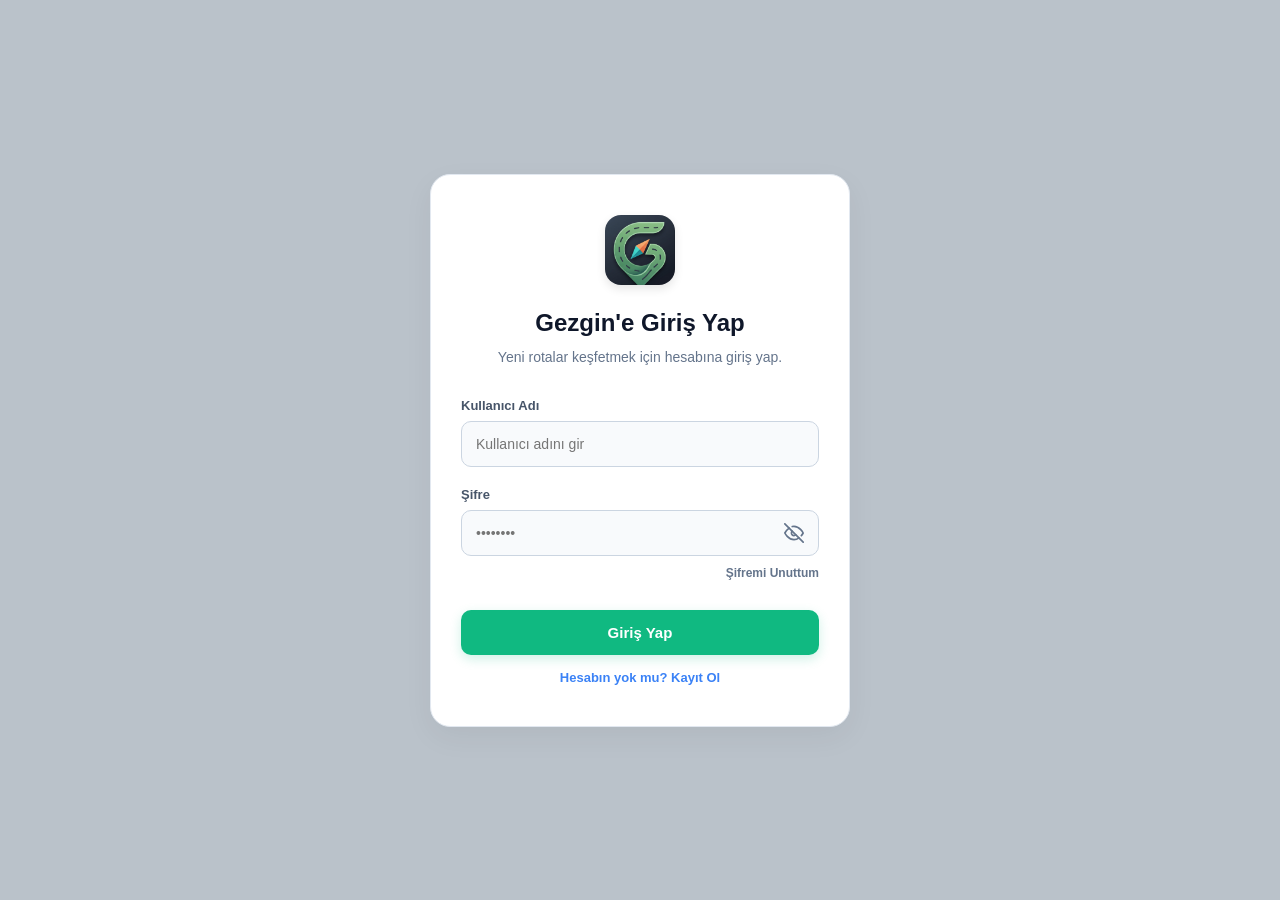
<file: profil.html>
<!DOCTYPE html>
<html lang="tr">
<head>
    <meta charset="UTF-8">
    <meta name="viewport" content="width=device-width, initial-scale=1.0">
    <title>Gezgin - Profil Ayarları</title>
    <link rel="icon" type="image/jpeg" href="gezgin icon.jpg">
    <style>
        * { margin: 0; padding: 0; box-sizing: border-box; font-family: 'Segoe UI', sans-serif; user-select: none; -webkit-user-select: none; -moz-user-select: none; -ms-user-select: none;}
        body { background-color: #bac2ca; display: flex; justify-content: center; padding: 40px 20px; transition: 0.3s; color: #1e293b; min-height: 100vh;}
        
        .container { width: 100%; max-width: 550px; }

        .profile-header { background-color: #ffffff; border-radius: 12px; padding: 15px 20px; display: flex; align-items: center; justify-content: space-between; margin-bottom: 20px; box-shadow: 0 2px 8px rgba(0,0,0,0.04); border: 1px solid #e2e8f0; transition: 0.3s; }
        .btn-back { color: #f8fafc; text-decoration: none; font-size: 14px; font-weight: 600; display: flex; align-items: center; gap: 5px; }
        .profile-header h2 { font-size: 18px; color: #1e293b; flex: 1; text-align: center; margin-right: 70px; } 
        .btn-back-text { color: #3b82f6; font-weight: 600; text-decoration: none; }

        .profile-card { background-color: #ffffff; border-radius: 16px; padding: 40px 30px; box-shadow: 0 4px 15px rgba(0,0,0,0.03); border: 1px solid #e2e8f0; transition: 0.3s; }
        
        .avatar-section { text-align: center; margin-bottom: 30px; padding-bottom: 30px; border-bottom: 1px solid #e2e8f0; transition: 0.3s; }
        .avatar-wrapper { position: relative; display: inline-block; margin-bottom: 15px; }
        .avatar-display { width: 100px; height: 100px; background-color: #e2e8f0; border-radius: 50%; display: flex; justify-content: center; align-items: center; font-size: 40px; overflow: hidden; border: 3px solid #ffffff; box-shadow: 0 4px 10px rgba(0,0,0,0.1); }
        .avatar-display img { width: 100%; height: 100%; object-fit: cover; }
        
        .edit-badge { position: absolute; bottom: 0; right: 0; width: 32px; height: 32px; background-color: #1e293b; color: white; border-radius: 50%; display: flex; justify-content: center; align-items: center; font-size: 14px; border: 3px solid #ffffff; cursor: pointer; transition: 0.2s; }
        .edit-badge:hover { background-color: #3b82f6; transform: scale(1.1); }
        
        .user-name { font-size: 20px; font-weight: bold; margin-bottom: 4px; }
        .user-subtitle { font-size: 13px; color: #64748b; }

        .form-section { text-align: left; }
        .input-group { margin-bottom: 20px; }
        .input-group label { display: block; font-size: 13px; font-weight: bold; margin-bottom: 8px; transition: 0.3s; }
        .input-wrapper { position: relative; display: flex; align-items: center; }
        .input-group input { width: 100%; padding: 14px; border: 1px solid #cbd5e1; border-radius: 8px; outline: none; font-size: 14px; background-color: #f8fafc; transition: 0.2s; color: #1e293b; padding-right: 45px; }
        .input-group input:focus { border-color: #3b82f6; background-color: #ffffff;}
        
        .eye-icon { position: absolute; right: 15px; cursor: pointer; color: #64748b; display: flex; justify-content: center; align-items: center; transition: 0.2s; }
        .eye-icon:hover { color: #3b82f6; }

        .btn-save { width: 100%; background-color: #10b981; color: white; border: none; padding: 14px; border-radius: 8px; font-size: 15px; font-weight: bold; cursor: pointer; transition: 0.2s; margin-top: 10px; }
        .btn-save:hover { background-color: #059669; }

        .modal-overlay { position: fixed; top: 0; left: 0; width: 100%; height: 100%; background-color: rgba(0, 0, 0, 0.5); backdrop-filter: blur(4px); display: flex; justify-content: center; align-items: center; z-index: 9999; opacity: 0; visibility: hidden; transition: 0.3s; }
        .modal-overlay.active { opacity: 1; visibility: visible; }
        .modal-card { background-color: #ffffff; width: 90%; max-width: 360px; border-radius: 16px; padding: 30px 25px; text-align: center; box-shadow: 0 15px 35px rgba(0,0,0,0.2); transform: scale(0.9); transition: 0.3s; border: 1px solid #e2e8f0; }
        .modal-overlay.active .modal-card { transform: scale(1); }
        .modal-icon { font-size: 45px; margin-bottom: 15px; }
        .modal-card h3 { color: #1e293b; font-size: 20px; margin-bottom: 10px; }
        .modal-card p { color: #64748b; font-size: 14px; margin-bottom: 25px; line-height: 1.5; }
        .modal-buttons { display: flex; gap: 10px; justify-content: center; }
        .btn-cancel { background-color: #f1f5f9; color: #475569; border: none; padding: 12px 20px; border-radius: 8px; font-weight: bold; cursor: pointer; transition: 0.2s; flex: 1; display: none; }
        .btn-cancel:hover { background-color: #e2e8f0; color: #1e293b; }
        .btn-confirm { color: white; border: none; padding: 12px 20px; border-radius: 8px; font-weight: bold; cursor: pointer; transition: 0.2s; flex: 1; }
        .btn-confirm.blue { background-color: #3b82f6; }
        .btn-confirm.blue:hover { background-color: #2563eb; }

        .dark-theme { background-color: #0f172a; color: #f8fafc; }
        .dark-theme .profile-header { background-color: #1e293b; border-color: #334155; }
        .dark-theme .profile-header h2 { color: #f8fafc; }
        .dark-theme .btn-back-text { color: #f8fafc; }
        .dark-theme .profile-card { background-color: #1e293b; border-color: #334155; }
        .dark-theme .avatar-section { border-bottom-color: #334155; }
        .dark-theme .avatar-display { border-color: #111827; background-color: #1f2937;}
        .dark-theme .edit-badge { border-color: #111827; background-color: #374151;}
        .dark-theme .edit-badge:hover { background-color: #3b82f6; }
        .dark-theme .user-subtitle { color: #94a3b8; }
        .dark-theme .input-group input { background-color: #0f172a; border-color: #334155; color: #f8fafc; }
        .dark-theme .input-group input:focus { border-color: #3b82f6; background-color: #111827; }
        .dark-theme .eye-icon { color: #94a3b8; }
        .dark-theme .eye-icon:hover { color: #60a5fa; }
        .dark-theme .modal-card { background-color: #1e293b; border-color: #334155; }
        .dark-theme .modal-card h3 { color: #f8fafc; }
        .dark-theme .modal-card p { color: #94a3b8; }
        .dark-theme .btn-cancel { background-color: #334155; color: #cbd5e1; }
        .dark-theme .btn-cancel:hover { background-color: #475569; color: #f8fafc; }
    </style>
</head>
<body>

    <div id="custom-modal" class="modal-overlay">
        <div class="modal-card">
            <div class="modal-icon" id="modal-icon">⚠️</div>
            <h3 id="modal-title">Uyarı</h3>
            <p id="modal-desc">Mesajınız buraya gelecek.</p>
            <div class="modal-buttons">
                <button class="btn-cancel" id="modal-btn-cancel" onclick="kapatModal()">İptal</button>
                <button class="btn-confirm blue" id="modal-btn-confirm">Tamam</button>
            </div>
        </div>
    </div>

    <script>
        if (localStorage.getItem('gezgin_auth') !== 'true') {
            window.location.replace('login.html');
        }
        if (localStorage.getItem('gezgin_theme') === 'dark') {
            document.body.classList.add('dark-theme');
        }

        function ozelModalGoster(ayarlar) {
            document.getElementById('modal-icon').innerText = ayarlar.icon || "ℹ️";
            document.getElementById('modal-title').innerText = ayarlar.title || "Bilgi";
            document.getElementById('modal-desc').innerText = ayarlar.desc || "";
            
            const btnCancel = document.getElementById('modal-btn-cancel');
            const btnConfirm = document.getElementById('modal-btn-confirm');
            
            if (ayarlar.tip === "confirm") {
                btnCancel.style.display = 'block';
                btnConfirm.innerText = ayarlar.confirmText || "Tamam";
                btnConfirm.className = "btn-confirm " + (ayarlar.btnRenk || "blue");
                btnConfirm.onclick = () => { kapatModal(); if(ayarlar.onConfirm) ayarlar.onConfirm(); };
            } else {
                btnCancel.style.display = 'none';
                btnConfirm.innerText = ayarlar.confirmText || "Tamam";
                btnConfirm.className = "btn-confirm blue";
                btnConfirm.onclick = kapatModal;
            }
            document.getElementById('custom-modal').classList.add('active');
        }

        function kapatModal() { 
            document.getElementById('custom-modal').classList.remove('active'); 
        }
    </script>

    <div class="container">
        <div class="profile-header">
            <a href="anaekran.html" class="btn-back-text">← Geri Dön</a>
            <h2>Profil Ayarları</h2>
        </div>

        <div class="profile-card">
            <div class="avatar-section">
                <div class="avatar-wrapper">
                    <div class="avatar-display" id="prof-avatar-preview">👤</div>
                    <label for="avatar-upload" class="edit-badge" title="Fotoğrafı Değiştir">✏️</label>
                    <input type="file" id="avatar-upload" accept="image/*" style="display: none;" onchange="fotoGuncelle(event)">
                </div>
                <div class="user-name" id="display-isim">Yükleniyor...</div>
                <div class="user-subtitle">Aktif Gezgin</div>
            </div>

            <div class="form-section">
                <div class="input-group">
                    <label>Kullanıcı Adı</label>
                    <input type="text" id="prof-isim" placeholder="Örn: Eren">
                </div>
                <div class="input-group">
                    <label>E-Posta Adresi</label>
                    <input type="email" id="prof-email">
                </div>
                <div class="input-group">
                    <label>Şifre</label>
                    <div class="input-wrapper">
                        <input type="password" id="prof-sifre">
                        <div class="eye-icon" onclick="sifreGosterGizle()">
                            <svg id="icon-eye-off" xmlns="http://www.w3.org/2000/svg" width="20" height="20" viewBox="0 0 24 24" fill="none" stroke="currentColor" stroke-width="2" stroke-linecap="round" stroke-linejoin="round">
                                <path d="M17.94 17.94A10.07 10.07 0 0 1 12 20c-7 0-11-8-11-8a18.45 18.45 0 0 1 5.06-5.94M9.9 4.24A9.12 9.12 0 0 1 12 4c7 0 11 8 11 8a18.5 18.5 0 0 1-2.16 3.19m-6.72-1.07a3 3 0 1 1-4.24-4.24"></path>
                                <line x1="1" y1="1" x2="23" y2="23"></line>
                            </svg>
                            <svg id="icon-eye-on" xmlns="http://www.w3.org/2000/svg" width="20" height="20" viewBox="0 0 24 24" fill="none" stroke="currentColor" stroke-width="2" stroke-linecap="round" stroke-linejoin="round" style="display: none;">
                                <path d="M1 12s4-8 11-8 11 8 11 8-4 8-11 8-11-8-11-8z"></path>
                                <circle cx="12" cy="12" r="3"></circle>
                            </svg>
                        </div>
                    </div>
                </div>

                <button class="btn-save" onclick="profiliKaydet()">Değişiklikleri Kaydet</button>
            </div>
        </div>
    </div>

    <script>
        let guncelAvatar = "";
        let aktifKullanici = JSON.parse(localStorage.getItem('gezgin_kullanici')) || null;

        function profilYukle() {
            if(aktifKullanici) {
                if (!aktifKullanici.id) {
                    aktifKullanici.id = "usr_" + Date.now() + "_" + Math.random().toString(36).substr(2, 9);
                    localStorage.setItem('gezgin_kullanici', JSON.stringify(aktifKullanici));
                }

                document.getElementById('display-isim').innerText = aktifKullanici.isim;
                document.getElementById('prof-isim').value = aktifKullanici.isim;
                document.getElementById('prof-email').value = aktifKullanici.email || "";
                document.getElementById('prof-sifre').value = aktifKullanici.sifre;
                
                guncelAvatar = aktifKullanici.avatar;
                
                const avatarKutusu = document.getElementById('prof-avatar-preview');
                if(aktifKullanici.avatar && aktifKullanici.avatar.startsWith('data:image')) {
                    avatarKutusu.innerHTML = `<img src="${aktifKullanici.avatar}" style="width: 100%; height: 100%; object-fit: cover;" draggable="false">`;
                } else {
                    avatarKutusu.innerHTML = aktifKullanici.avatar || "👤";
                }
            }
        }

        function fotoGuncelle(event) {
            const file = event.target.files[0];
            if (file) {
                const reader = new FileReader();
                reader.onloadend = function() {
                    guncelAvatar = reader.result;
                    document.getElementById('prof-avatar-preview').innerHTML = `<img src="${guncelAvatar}" style="width: 100%; height: 100%; object-fit: cover;" draggable="false">`;
                }
                reader.readAsDataURL(file);
            }
        }

        function sifreGosterGizle() {
            const sifreInput = document.getElementById('prof-sifre');
            const iconEyeOff = document.getElementById('icon-eye-off');
            const iconEyeOn = document.getElementById('icon-eye-on');
            
            if (sifreInput.type === "password") {
                sifreInput.type = "text";
                iconEyeOff.style.display = "none";
                iconEyeOn.style.display = "block";
            } else {
                sifreInput.type = "password";
                iconEyeOff.style.display = "block";
                iconEyeOn.style.display = "none";
            }
        }

        function profiliKaydet() {
            const yeniIsim = document.getElementById('prof-isim').value.trim();
            const yeniEmail = document.getElementById('prof-email').value.trim();
            const yeniSifre = document.getElementById('prof-sifre').value.trim();

            if (!yeniIsim || !yeniSifre) {
                ozelModalGoster({ tip: "alert", icon: "⚠️", title: "Eksik Bilgi", desc: "İsim ve şifre alanları boş bırakılamaz!" });
                return;
            }

            // GÜVENLİK: Dinamik İsim Tarama ve Rezervasyon
            let alinmisIsimler = JSON.parse(localStorage.getItem('gezgin_alinmis_isimler')) || ["Damla İlknur", "Mert", "Eren", "Sen"]; 
            
            // Keşfetteki tüm gönderi yazarlarını da yasaklı listeye ekle
            let tumGonderiler = JSON.parse(localStorage.getItem('gezgin_kesfet_gonderiler')) || [];
            tumGonderiler.forEach(g => {
                if (g.yazar && !alinmisIsimler.includes(g.yazar)) {
                    alinmisIsimler.push(g.yazar);
                }
            });

            const kucukYeniIsim = yeniIsim.toLowerCase();
            const kucukEskiIsim = (aktifKullanici.isim || "").toLowerCase();

            if (kucukYeniIsim !== kucukEskiIsim) {
                const isimMusaitMi = !alinmisIsimler.some(isim => isim.toLowerCase() === kucukYeniIsim);
                
                if (!isimMusaitMi) {
                    ozelModalGoster({ 
                        tip: "alert", 
                        icon: "🔒", 
                        title: "Kullanıcı Adı Alınmış", 
                        desc: `Bu kullanıcı adı (${yeniIsim}) zaten başka bir gezgin tarafından kullanılıyor veya sistemde kayıtlı. Lütfen sonuna rakam ekleyerek farklı bir isim deneyin.` 
                    });
                    return; 
                }
            }

            alinmisIsimler = alinmisIsimler.filter(isim => isim.toLowerCase() !== kucukEskiIsim);
            if (!alinmisIsimler.some(isim => isim.toLowerCase() === kucukYeniIsim)) {
                alinmisIsimler.push(yeniIsim);
            }
            localStorage.setItem('gezgin_alinmis_isimler', JSON.stringify(alinmisIsimler));

            aktifKullanici.isim = yeniIsim;
            aktifKullanici.email = yeniEmail;
            aktifKullanici.sifre = yeniSifre;
            aktifKullanici.avatar = guncelAvatar;

            localStorage.setItem('gezgin_kullanici', JSON.stringify(aktifKullanici));
            document.getElementById('display-isim').innerText = yeniIsim;
            
            ozelModalGoster({ tip: "alert", icon: "✅", title: "Başarılı", desc: "Profil ayarlarınız başarıyla güncellendi!" });
        }

        window.onload = profilYukle;
    </script>
</body>
</html>
</file>
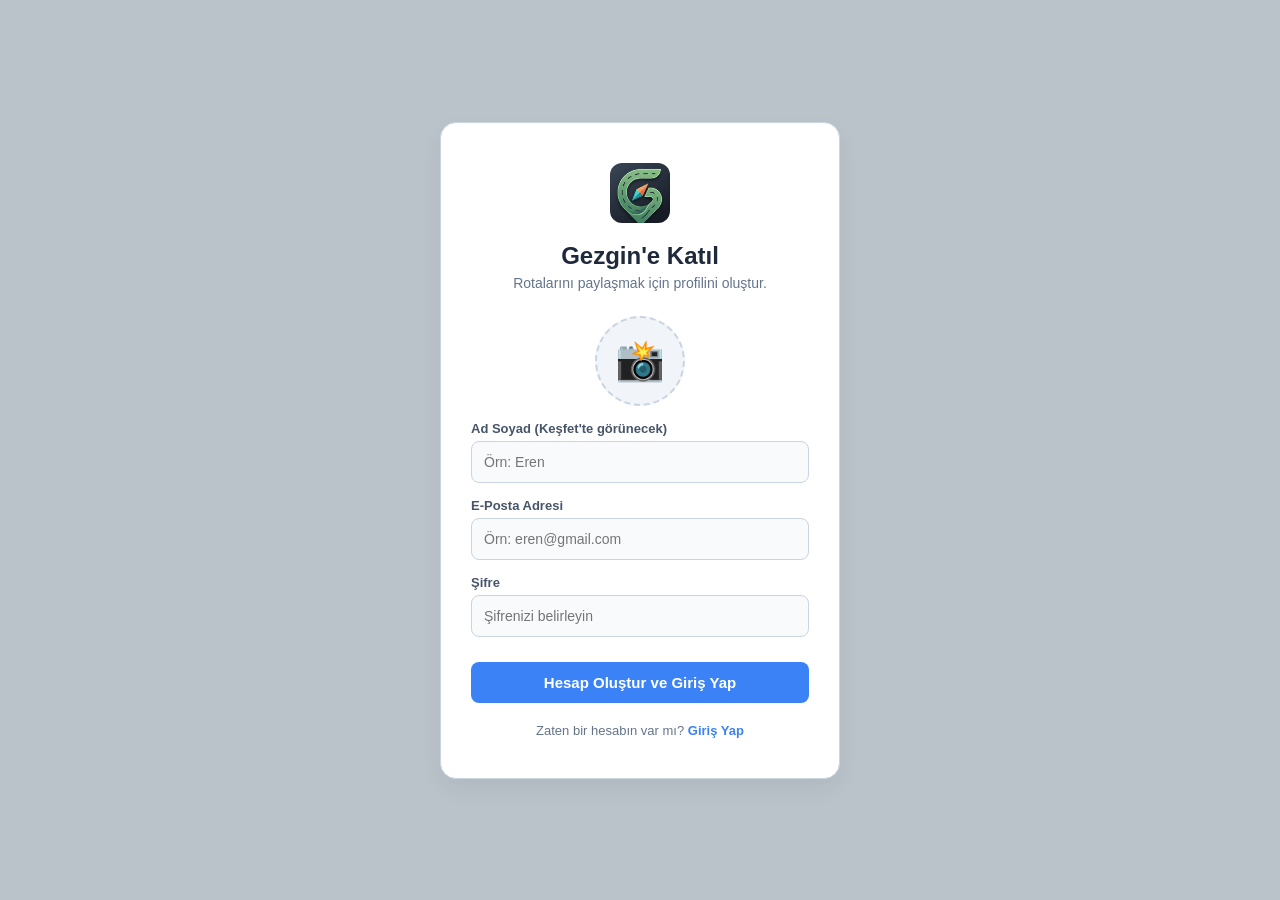
<file: register.html>
<!DOCTYPE html>
<html lang="tr">
<head>
    <meta charset="UTF-8">
    <meta name="viewport" content="width=device-width, initial-scale=1.0">
    <title>Gezgin - Hesap Oluştur</title>
    <link rel="icon" type="image/jpeg" href="gezgin icon.jpg">
    <style>
        * { margin: 0; padding: 0; box-sizing: border-box; font-family: 'Segoe UI', sans-serif; }
        body { background-color: #bac2ca; display: flex; justify-content: center; align-items: center; min-height: 100vh; padding: 20px; transition: 0.3s;}
        
        .auth-card { background-color: #ffffff; padding: 40px 30px; border-radius: 16px; box-shadow: 0 10px 25px rgba(0,0,0,0.05); width: 100%; max-width: 400px; text-align: center; border: 1px solid #cbd5e1; transition: 0.3s;}
        .brand-icon { width: 60px; height: 60px; border-radius: 12px; object-fit: cover; margin-bottom: 15px; }
        
        h2 { color: #1e293b; margin-bottom: 5px; font-size: 24px; transition: 0.3s;}
        p { color: #64748b; margin-bottom: 25px; font-size: 14px; }

        .avatar-preview { width: 90px; height: 90px; background-color: #f1f5f9; border-radius: 50%; margin: 0 auto 15px auto; display: flex; justify-content: center; align-items: center; font-size: 40px; border: 2px dashed #cbd5e1; overflow: hidden; position: relative; cursor: pointer; transition: 0.3s;}
        .avatar-preview img { width: 100%; height: 100%; object-fit: cover; }
        
        .input-group { text-align: left; margin-bottom: 15px; }
        .input-group label { display: block; font-size: 13px; font-weight: 600; color: #475569; margin-bottom: 5px; transition: 0.3s;}
        .input-group input { width: 100%; padding: 12px; border: 1px solid #cbd5e1; border-radius: 8px; outline: none; font-size: 14px; background-color: #f8fafc; transition: 0.2s; }
        .input-group input:focus { border-color: #3b82f6; background-color: #ffffff; }

        .btn-submit { width: 100%; background-color: #3b82f6; color: white; border: none; padding: 12px; border-radius: 8px; font-size: 15px; font-weight: bold; cursor: pointer; transition: 0.2s; margin-top: 10px; }
        .btn-submit:hover { background-color: #2563eb; }

        .link-text { margin-top: 20px; font-size: 13px; color: #64748b; }
        .link-text a { color: #3b82f6; text-decoration: none; font-weight: bold; }
        .link-text a:hover { text-decoration: underline; }

        /* KARANLIK MOD CSS */
        .dark-theme { background-color: #0f172a; color: #f1f5f9; }
        .dark-theme .auth-card { background-color: #111827; border-color: #334155; }
        .dark-theme h2 { color: #f8fafc; }
        .dark-theme .input-group label { color: #94a3b8; }
        .dark-theme .input-group input { background-color: #1f2937; border-color: #374151; color: #f1f5f9; }
        .dark-theme .input-group input:focus { border-color: #3b82f6; background-color: #111827;}
        .dark-theme .avatar-preview { background-color: #1f2937; border-color: #475569; }
    </style>
</head>
<body>
    <script>
        if (localStorage.getItem('gezgin_theme') === 'dark') {
            document.body.classList.add('dark-theme');
        }
    </script>

    <div class="auth-card">
        <img src="gezgin icon.jpg" alt="Gezgin" class="brand-icon">
        <h2>Gezgin'e Katıl</h2>
        <p>Rotalarını paylaşmak için profilini oluştur.</p>

        <label for="avatar-upload" class="avatar-preview" id="avatar-container" title="Profil fotoğrafı seç">
            <span id="avatar-placeholder">📸</span>
        </label>
        <input type="file" id="avatar-upload" accept="image/*" style="display: none;" onchange="fotoYukle(event)">

        <div class="input-group">
            <label>Ad Soyad (Keşfet'te görünecek)</label>
            <input type="text" id="reg-isim" placeholder="Örn: Eren">
        </div>
        <div class="input-group">
            <label>E-Posta Adresi</label>
            <input type="email" id="reg-email" placeholder="Örn: eren@gmail.com">
        </div>
        <div class="input-group">
            <label>Şifre</label>
            <input type="password" id="reg-sifre" placeholder="Şifrenizi belirleyin">
        </div>

        <button class="btn-submit" onclick="hesapOlustur()">Hesap Oluştur ve Giriş Yap</button>

        <div class="link-text">
            Zaten bir hesabın var mı? <a href="login.html">Giriş Yap</a>
        </div>
    </div>

    <script>
        let base64Avatar = ""; 

        function fotoYukle(event) {
            const file = event.target.files[0];
            if (file) {
                const reader = new FileReader();
                reader.onloadend = function() {
                    base64Avatar = reader.result;
                    document.getElementById('avatar-container').innerHTML = `<img src="${base64Avatar}">`;
                }
                reader.readAsDataURL(file);
            }
        }

        function hesapOlustur() {
            const isim = document.getElementById('reg-isim').value.trim();
            const email = document.getElementById('reg-email').value.trim();
            const sifre = document.getElementById('reg-sifre').value.trim();

            if (!isim || !email || !sifre) {
                alert("Lütfen tüm alanları doldurun!");
                return;
            }

            const kullanici = {
                isim: isim,
                email: email,
                sifre: sifre,
                avatar: base64Avatar || "👤" 
            };

            localStorage.setItem('gezgin_kullanici', JSON.stringify(kullanici));
            localStorage.setItem('gezgin_auth', 'true'); 
            
            alert(`Hoş geldin ${isim}! Hesabın oluşturuldu.`);
            window.location.replace('anaekran.html');
        }
    </script>
</body>
</html>
</file>
